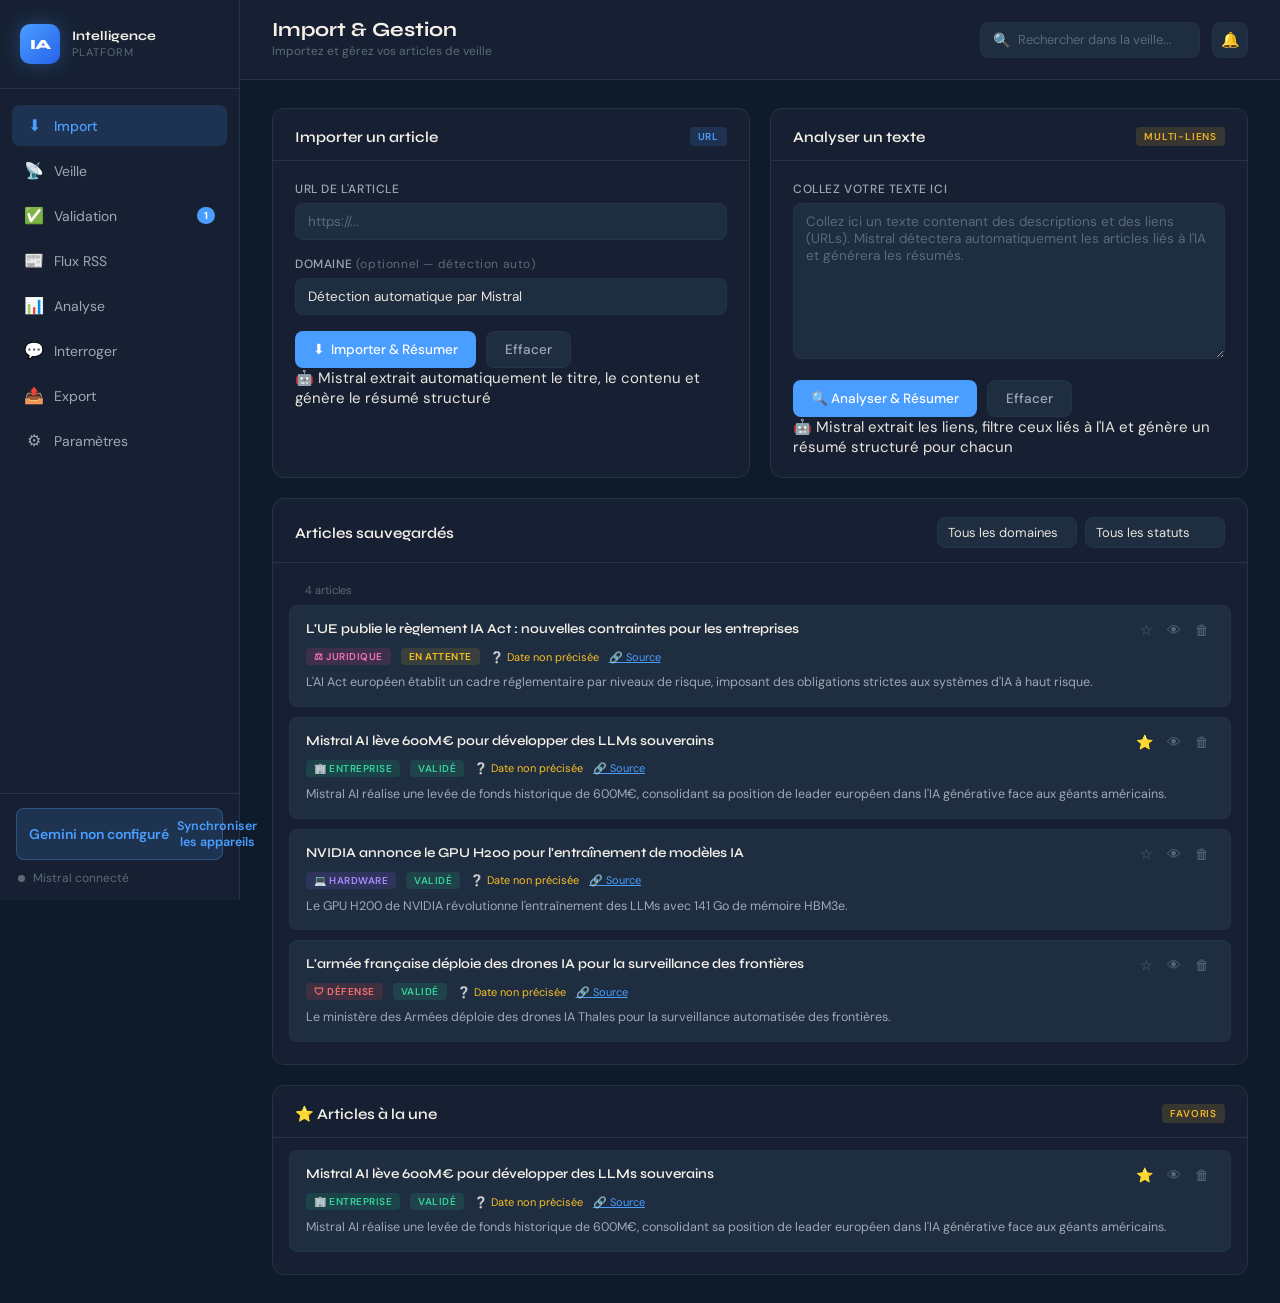
<file: index.html>
<!DOCTYPE html>
<html lang="fr">
<head>
  <meta charset="UTF-8" />
  <meta name="viewport" content="width=device-width, initial-scale=1.0"/>
  <title>IA Intelligence Platform</title>
  <link rel="stylesheet" href="style.css" />
  <style>
    .banned-word-tag {
      display:inline-flex;align-items:center;gap:2px;
      background:rgba(248,113,113,0.12);border:1px solid rgba(248,113,113,0.3);
      color:#f87171;border-radius:4px;padding:2px 8px;font-size:12px;
    }
  </style>
  <link rel="preconnect" href="https://fonts.googleapis.com">
  <link href="https://fonts.googleapis.com/css2?family=Syne:wght@400;600;700;800&family=DM+Sans:ital,wght@0,300;0,400;0,500;1,300&display=swap" rel="stylesheet">
</head>
<body>

<!-- SIDEBAR -->
<aside class="sidebar" id="sidebar">
  <div class="sidebar-logo">
    <div class="logo-mark">IA</div>
    <div class="logo-text">
      <span class="logo-title">Intelligence</span>
      <span class="logo-sub">Platform</span>
    </div>
  </div>

  <nav class="sidebar-nav">
    <button class="nav-item active" data-tab="import">
      <span class="nav-icon">⬇</span>
      <span>Import</span>
    </button>
    <button class="nav-item" data-tab="veille">
      <span class="nav-icon">📡</span>
      <span>Veille</span>
    </button>
    <button class="nav-item" data-tab="validation">
      <span class="nav-icon">✅</span>
      <span>Validation</span>
      <span class="badge" id="validation-badge">0</span>
    </button>
    <button class="nav-item" data-tab="rss">
      <span class="nav-icon">📰</span>
      <span>Flux RSS</span>
      <span class="badge rss-badge hidden" id="rss-badge">0</span>
    </button>
    <button class="nav-item" data-tab="analyse">
      <span class="nav-icon">📊</span>
      <span>Analyse</span>
    </button>
    <button class="nav-item" data-tab="chat">
      <span class="nav-icon">💬</span>
      <span>Interroger</span>
    </button>
    <button class="nav-item" data-tab="export">
      <span class="nav-icon">📤</span>
      <span>Export</span>
    </button>
    <button class="nav-item" data-tab="settings">
      <span class="nav-icon">⚙</span>
      <span>Paramètres</span>
    </button>
  </nav>

  <div class="sidebar-footer">
    <button class="sync-btn-sidebar" id="sync-sidebar-btn" onclick="syncNow(false)" title="Synchroniser avec les autres appareils">
      <span class="sync-icon">🔄</span>
      <span>Synchroniser les appareils</span>
    </button>
    <div class="sidebar-status-row">
      <div class="status-dot active"></div>
      <span>Mistral connecté</span>
    </div>
  </div>
</aside>

<!-- MAIN CONTENT -->
<main class="main-content">

  <!-- HEADER -->
  <header class="top-header">
    <div class="header-left">
      <h1 class="page-title" id="page-title">Import & Gestion</h1>
      <span class="page-subtitle" id="page-subtitle">Importez et gérez vos articles de veille</span>
    </div>
    <div class="header-right">
      <div class="search-bar">
        <span>🔍</span>
        <input type="text" placeholder="Rechercher dans la veille..." id="global-search" />
      </div>
      <button class="btn-icon" title="Notifications">🔔</button>
    </div>
  </header>

  <!-- TAB: IMPORT -->
  <section class="tab-content active" id="tab-import">
    <div class="import-grid">

      <!-- Import URL -->
      <div class="card import-card">
        <div class="card-header">
          <h2>Importer un article</h2>
          <span class="card-tag">URL</span>
        </div>
        <div class="import-form">
          <div class="form-group">
            <label>URL de l'article</label>
            <input type="url" id="article-url" placeholder="https://..." class="input-field" />
          </div>
          <div class="form-group">
            <label>Domaine <span style="color:var(--text-muted);font-weight:400;text-transform:none">(optionnel — détection auto)</span></label>
            <select id="article-domain" class="input-field">
              <option value="">Détection automatique par Mistral</option>
              <option value="Défense">🛡 Défense</option>
              <option value="Civil">🏛 Civil</option>
              <option value="Entreprise">🏢 Entreprise</option>
              <option value="Hardware">💻 Hardware</option>
              <option value="AI technologie">🤖 AI technologie</option>
              <option value="Robotique">🦾 Robotique</option>
              <option value="Juridique">⚖ Juridique</option>
            </select>
          </div>
          <div class="btn-group">
            <button class="btn-primary" onclick="importArticle()">
              <span>⬇</span> Importer & Résumer
            </button>
            <button class="btn-secondary" onclick="clearImportForm()">
              Effacer
            </button>
          </div>
          <div class="import-info">
            <span>🤖</span>
            <span>Mistral extrait automatiquement le titre, le contenu et génère le résumé structuré</span>
          </div>
        </div>
      </div>

      <!-- Analyse de texte multi-articles -->
      <div class="card import-card">
        <div class="card-header">
          <h2>Analyser un texte</h2>
          <span class="card-tag" style="background:rgba(240,180,41,0.15);color:var(--gold)">Multi-liens</span>
        </div>
        <div class="import-form">
          <div class="form-group">
            <label>Collez votre texte ici</label>
            <textarea id="paste-text-input" class="input-field textarea-field" rows="8"
              placeholder="Collez ici un texte contenant des descriptions et des liens (URLs). Mistral détectera automatiquement les articles liés à l'IA et générera les résumés."></textarea>
          </div>
          <div class="btn-group">
            <button class="btn-primary" onclick="analysepastedText()">
              🔍 Analyser & Résumer
            </button>
            <button class="btn-secondary" onclick="document.getElementById('paste-text-input').value=''">
              Effacer
            </button>
          </div>
          <div class="import-info">
            <span>🤖</span>
            <span>Mistral extrait les liens, filtre ceux liés à l'IA et génère un résumé structuré pour chacun</span>
          </div>
          <div id="paste-analysis-result" style="display:none;margin-top:14px"></div>
        </div>
      </div>

      <!-- Articles sauvegardés -->
      <div class="card full-width">
        <div class="card-header">
          <h2>Articles sauvegardés</h2>
          <div class="header-actions">
            <select id="filter-domain" class="input-field small" onchange="filterArticles()">
              <option value="">Tous les domaines</option>
              <option value="Défense">Défense</option>
              <option value="Civil">Civil</option>
              <option value="Entreprise">Entreprise</option>
              <option value="Hardware">Hardware</option>
              <option value="AI technologie">AI technologie</option>
              <option value="Robotique">Robotique</option>
              <option value="Juridique">Juridique</option>
            </select>
            <select id="filter-status" class="input-field small" onchange="filterArticles()">
              <option value="">Tous les statuts</option>
              <option value="VALIDATED">Validés</option>
              <option value="PENDING_REVIEW">En attente</option>
              <option value="NEW">Nouveaux</option>
              <option value="DUPLICATE_SUSPECTED">Doublons suspects</option>
            </select>
          </div>
        </div>
        <div id="saved-articles" class="articles-list">
          <div class="empty-state">
            <div class="empty-icon">📭</div>
            <p>Aucun article importé</p>
            <span>Importez votre premier article ci-dessus</span>
          </div>
        </div>
      </div>

      <!-- Articles à la une -->
      <div class="card full-width featured-card">
        <div class="card-header">
          <h2>⭐ Articles à la une</h2>
          <span class="card-tag gold">Favoris</span>
        </div>
        <div id="featured-articles" class="articles-list">
          <div class="empty-state">
            <div class="empty-icon">⭐</div>
            <p>Aucun favori</p>
            <span>Marquez des articles avec ⭐ pour les retrouver ici</span>
          </div>
        </div>
      </div>

    </div>
  </section>

  <!-- TAB: VALIDATION -->
  <section class="tab-content" id="tab-validation">
    <div class="validation-layout">
      <div class="card full-width">
        <div class="card-header">
          <h2>File de validation</h2>
          <div class="header-actions">
            <span class="badge-label" id="pending-count">0 en attente</span>
          </div>
        </div>
        <div id="validation-queue" class="validation-list">
          <div class="empty-state">
            <div class="empty-icon">✅</div>
            <p>Aucun article en attente de validation</p>
          </div>
        </div>
      </div>
    </div>

    <!-- Modale de doublon -->
    <div class="modal-overlay hidden" id="duplicate-modal">
      <div class="modal">
        <div class="modal-header">
          <h2>⚠ Doublon suspecté</h2>
          <button class="modal-close" onclick="closeModal('duplicate-modal')">×</button>
        </div>
        <div class="modal-body">
          <div class="duplicate-compare">
            <div class="compare-col">
              <h3>Article actuel</h3>
              <div class="article-preview" id="current-article-preview"></div>
            </div>
            <div class="compare-divider">
              <div class="similarity-score" id="similarity-score">85%</div>
              <span>similarité</span>
            </div>
            <div class="compare-col">
              <h3>Article suspect</h3>
              <div class="article-preview" id="suspect-article-preview"></div>
            </div>
          </div>
        </div>
        <div class="modal-footer">
          <button class="btn-success" onclick="validateAsNew()">✅ Valider comme nouvel article</button>
          <button class="btn-warning" onclick="mergeDuplicateArticles()">🔁 Fusionner</button>
          <button class="btn-danger" onclick="rejectArticle()">❌ Rejeter</button>
          <button class="btn-secondary" onclick="editArticle()">✏ Modifier</button>
        </div>
      </div>
    </div>
  </section>

  <!-- TAB: VEILLE -->
  <section class="tab-content" id="tab-veille">
    <div class="veille-layout">

      <!-- Barre d'actions Veille -->
      <div class="card full-width" style="padding:14px 20px">
        <div style="display:flex;align-items:center;justify-content:space-between;flex-wrap:wrap;gap:10px">
          <span style="font-size:13px;color:var(--text-secondary)">
            <strong id="veille-validated-count" style="color:var(--beige)">0</strong> articles validés
          </span>
          <div style="display:flex;gap:8px;flex-wrap:wrap">
            <button class="btn-secondary small" onclick="forceGenerateVeilleSummaries(this)">🤖 Générer résumés manquants</button>
            <button class="btn-warning small" onclick="detectAndMergeVeilleDuplicates(this)">🔍 Fusionner les doublons</button>
          </div>
        </div>
      </div>

      <!-- Articles à la une dans veille -->
      <div class="card full-width veille-featured">
        <div class="card-header">
          <h2>⭐ Articles à la une</h2>
        </div>
        <div id="veille-featured" class="articles-grid">
          <div class="empty-state">
            <div class="empty-icon">⭐</div>
            <p>Aucun article favori</p>
          </div>
        </div>
      </div>

      <!-- Domaines -->
      <div class="veille-domains" id="veille-domains"></div>
    </div>
  </section>

  <!-- TAB: ANALYSE -->
  <section class="tab-content" id="tab-analyse">
    <div class="analyse-grid">

      <div class="card">
        <div class="card-header">
          <h2>🌍 Acteurs IA par pays</h2>
        </div>
        <div id="map-container" class="map-container">
          <div class="world-map" id="world-map"></div>
          <div class="country-legend" id="country-legend"></div>
        </div>
      </div>

      <div class="card">
        <div class="card-header">
          <h2>☁ Nuage de mots</h2>
        </div>
        <div id="word-cloud" class="word-cloud-container"></div>
      </div>

      <div class="card full-width">
        <div class="card-header">
          <h2>📈 Tendances mensuelles</h2>
        </div>
        <div class="trends-container" id="trends-container">
          <canvas id="trends-chart" height="200"></canvas>
        </div>
      </div>

      <div class="card">
        <div class="card-header">
          <h2>📊 Répartition par domaine</h2>
        </div>
        <div id="domain-chart" class="donut-container">
          <canvas id="domain-canvas" width="280" height="280"></canvas>
          <div id="domain-legend" class="chart-legend"></div>
        </div>
      </div>

      <div class="card">
        <div class="card-header">
          <h2>🏆 Top acteurs</h2>
        </div>
        <div id="top-actors" class="actors-list"></div>
      </div>

    </div>
  </section>

  <!-- TAB: CHAT -->
  <section class="tab-content" id="tab-chat">
    <div class="chat-layout">
      <div class="chat-sidebar">
        <h3>Contexte</h3>
        <div class="context-stats" id="context-stats">
          <div class="stat-item">
            <span class="stat-value" id="total-articles-stat">0</span>
            <span class="stat-label">Articles</span>
          </div>
          <div class="stat-item">
            <span class="stat-value" id="total-domains-stat">0</span>
            <span class="stat-label">Domaines</span>
          </div>
        </div>
        <div class="suggested-questions">
          <h4>Questions suggérées</h4>
          <button class="suggestion-btn" onclick="askSuggestion(this)">Tendances IA ce mois-ci ?</button>
          <button class="suggestion-btn" onclick="askSuggestion(this)">Acteurs dominant la défense ?</button>
          <button class="suggestion-btn" onclick="askSuggestion(this)">Nouvelles réglementations IA ?</button>
          <button class="suggestion-btn" onclick="askSuggestion(this)">Dernières innovations robotiques ?</button>
          <button class="suggestion-btn" onclick="askSuggestion(this)">Résume la semaine en cours</button>
        </div>
      </div>
      <div class="chat-main">
        <div class="chat-messages" id="chat-messages">
          <div class="chat-welcome">
            <div class="welcome-icon">🧠</div>
            <h3>Interrogez votre veille</h3>
            <p>Posez une question sur vos articles sauvegardés.<br>Le système RAG analysera votre base de connaissance.</p>
          </div>
        </div>
        <div class="chat-input-area">
          <div class="chat-input-wrapper">
            <textarea id="chat-input" placeholder="Posez votre question sur la veille..." rows="2" onkeydown="handleChatKey(event)"></textarea>
            <button class="chat-send-btn" onclick="sendChatMessage()">
              <span>↑</span>
            </button>
          </div>
          <span class="chat-hint">Entrée pour envoyer • Shift+Entrée pour nouvelle ligne</span>
        </div>
      </div>
    </div>
  </section>

  <!-- TAB: EXPORT -->
  <section class="tab-content" id="tab-export">
    <div class="export-grid">

      <div class="card">
        <div class="card-header">
          <h2>📄 Export Confluence</h2>
          <span class="card-tag">Markdown</span>
        </div>
        <div class="export-options">
          <div class="form-group">
            <label>Semaines à inclure</label>
            <div class="checkbox-group" id="confluence-weeks-container">
              <div style="color:var(--text-muted);font-size:12px">Chargement...</div>
            </div>
          </div>
          <div class="form-group">
            <label>Domaines</label>
            <div class="checkbox-group" id="export-domains">
              <label class="checkbox-item"><input type="checkbox" value="Défense" checked> Défense</label>
              <label class="checkbox-item"><input type="checkbox" value="Civil" checked> Civil</label>
              <label class="checkbox-item"><input type="checkbox" value="Entreprise" checked> Entreprise</label>
              <label class="checkbox-item"><input type="checkbox" value="Hardware" checked> Hardware</label>
              <label class="checkbox-item"><input type="checkbox" value="AI technologie" checked> AI technologie</label>
              <label class="checkbox-item"><input type="checkbox" value="Robotique" checked> Robotique</label>
              <label class="checkbox-item"><input type="checkbox" value="Juridique" checked> Juridique</label>
            </div>
          </div>
          <button class="btn-primary full-width" onclick="exportConfluence()">
            📄 Exporter pour Confluence
          </button>
        </div>
      </div>

      <div class="card">
        <div class="card-header">
          <h2>📧 Export Mail — Sommaires Confluence</h2>
          <span class="card-tag">Outlook</span>
        </div>
        <div class="export-options">
          <p style="font-size:12px;color:var(--text-muted);margin:0 0 14px">Collez le sommaire d'une page Confluence semaine par semaine. Le mail sera généré en conservant tous les liens.</p>

          <div class="form-group">
            <label>Label de la semaine <span style="color:var(--text-muted);font-weight:400;text-transform:none">(ex: Semaine 33 — 2026)</span></label>
            <input type="text" id="mail-sommaire-week" class="input-field" placeholder="Semaine 33 — 2026" />
          </div>

          <div class="form-group">
            <label>URL de la page Confluence <span style="color:var(--text-muted);font-weight:400;text-transform:none">(lien cliquable dans le mail)</span></label>
            <input type="text" id="mail-sommaire-url" class="input-field" placeholder="https://forge-confluence-production.ns-sid.intra/display/CIA/..." />
          </div>

          <div class="form-group">
            <label>Titre de la page Confluence <span style="color:var(--text-muted);font-weight:400;text-transform:none">(remplacez MOIS et XX)</span></label>
            <input type="text" id="mail-sommaire-title" class="input-field" value="Veille IA MOIS Semaine XX – Communauté Intelligence Artificielle - Confluence" />
          </div>

          <div class="form-group">
            <label>Sommaire Confluence <span style="color:var(--text-muted);font-weight:400;text-transform:none">(copiez-collez depuis Confluence — les liens sont conservés)</span></label>
            <div id="mail-sommaire-input"
                 contenteditable="true"
                 onpaste="captureSommairePaste(event)"
                 class="input-field sommaire-paste-zone"
                 style="min-height:140px;max-height:320px;overflow-y:auto;resize:vertical;font-size:13px;line-height:1.6;white-space:pre-wrap;cursor:text"
                 data-placeholder="Collez ici le sommaire copié depuis votre page Confluence. Les hyperliens seront automatiquement conservés.&#10;&#10;Le parser reconnaît les sections :&#10;  🏆 À la une / Favoris&#10;  ⚔️ Défense | 👨‍🔬 Civil | 🏭 Entreprise&#10;  💻 Hardware | 📚 IA Techniques | 🤖 Robotique | ⚖️ Juridique"
            ></div>
          </div>

          <button class="btn-secondary full-width" onclick="addMailSommaire()" style="margin-bottom:12px">
            ➕ Ajouter ce sommaire
          </button>

          <div class="form-group">
            <label>Sommaires ajoutés</label>
            <div id="mail-sommaires-list" style="margin-top:6px">
              <div style="color:var(--text-muted);font-size:12px;padding:8px 0">Aucun sommaire ajouté</div>
            </div>
          </div>

          <div class="form-group">
            <label>Titre du mail <span style="color:var(--text-muted);font-weight:400;text-transform:none">(objet — remplacez MOIS)</span></label>
            <input type="text" id="mail-newsletter-title" class="input-field" value="Communauté IA - Veille IA MOIS" />
          </div>

          <button class="btn-primary full-width" onclick="generateMailFromSommaires()">
            📧 Générer le mail (Outlook)
          </button>
          <p style="font-size:11px;color:var(--text-muted);margin-top:6px;text-align:center">Le mail est copié automatiquement et un nouveau message Outlook s'ouvre avec l'objet déjà rempli : collez (Ctrl+V) dans le corps du message, ajoutez le(s) destinataire(s) et envoyez.</p>
        </div>
      </div>

      <!-- Prévisualisation export -->
      <div class="card full-width">
        <div class="card-header">
          <h2>Prévisualisation</h2>
          <button class="btn-secondary small" onclick="copyExport()" id="copy-btn" style="display:none">📋 Copier</button>
        </div>
        <div id="export-preview" class="export-preview">
          <div class="empty-state">
            <div class="empty-icon">📄</div>
            <p>Cliquez sur "Exporter" pour prévisualiser</p>
          </div>
        </div>
      </div>

    </div>
  </section>

  <!-- TAB: SETTINGS -->
  <section class="tab-content" id="tab-settings">
    <div class="settings-grid">

      <div class="card">
        <div class="card-header">
          <h2>✨ API Google Gemini</h2>
        </div>
        <div class="settings-form">
          <div class="form-group">
            <label>Clé API Gemini — principale (imports manuels, résumés manquants, doublons, chat)</label>
            <div class="input-with-toggle">
              <input type="password" id="gemini-key" class="input-field" placeholder="Clé pour les actions manuelles..." />
              <button class="btn-icon" onclick="toggleVisibility('gemini-key')" title="Afficher/masquer">👁</button>
            </div>
          </div>
          <div class="form-group">
            <label>Clé API Gemini — flux RSS (résumés automatiques des flux)</label>
            <div class="input-with-toggle">
              <input type="password" id="gemini-key-rss" class="input-field" placeholder="Clé dédiée aux flux RSS (optionnel)..." />
              <button class="btn-icon" onclick="toggleVisibility('gemini-key-rss')" title="Afficher/masquer">👁</button>
            </div>
            <p style="font-size:11px;color:var(--text-muted);margin-top:6px">Si laissée vide, la clé principale est utilisée aussi pour les flux RSS. Créez chaque clé dans un projet Google différent (<a href="https://aistudio.google.com/app/apikey" target="_blank" style="color:var(--accent)">Google AI Studio</a>) pour avoir deux quotas gratuits indépendants.</p>
          </div>
          <div class="form-group">
            <label>Modèle Gemini</label>
            <select id="gemini-model" class="input-field">
              <option value="gemini-3.6-flash" selected>Gemini 3.6 Flash (recommandé par Google)</option>
              <option value="gemini-3.5-flash-lite">Gemini 3.5 Flash-Lite (obsolète)</option>
              <option value="gemini-3.5-flash">Gemini 3.5 Flash (obsolète)</option>
              <option value="gemini-2.5-flash-lite">Gemini 2.5 Flash-Lite (obsolète)</option>
              <option value="gemini-2.5-flash">Gemini 2.5 Flash (obsolète)</option>
            </select>
          </div>
          <div class="btn-group">
            <button class="btn-primary" onclick="saveGeminiSettings()">💾 Sauvegarder</button>
            <button class="btn-secondary" onclick="testMistralConnection()">🔌 Tester</button>
          </div>
          <div id="mistral-status" class="connection-status"></div>
        </div>
      </div>

      <div class="card">
        <div class="card-header">
          <h2>📡 Inoreader</h2>
        </div>
        <div class="settings-form">
          <div class="form-group">
            <label>App ID</label>
            <input type="text" id="inoreader-app-id" class="input-field" placeholder="App ID..." />
          </div>
          <div class="form-group">
            <label>App Key</label>
            <input type="password" id="inoreader-app-key" class="input-field" placeholder="App Key..." />
          </div>
          <div class="form-group">
            <label>Access Token</label>
            <input type="password" id="inoreader-access-token" class="input-field" placeholder="Access Token..." />
          </div>
          <button class="btn-primary" onclick="saveInoreaderSettings()">Sauvegarder</button>
        </div>
      </div>

      <div class="card">
        <div class="card-header">
          <h2>🎯 Détection de doublons</h2>
        </div>
        <div class="settings-form">
          <div class="form-group">
            <label>Seuil de similarité : <strong id="threshold-value">82%</strong></label>
            <input type="range" id="duplicate-threshold" min="50" max="95" value="82" class="slider"
              oninput="updateThreshold(this.value)" />
            <div class="range-labels">
              <span>50% (permissif)</span>
              <span>95% (strict)</span>
            </div>
          </div>
          <div class="form-group">
            <label>Sensibilité</label>
            <div class="radio-group">
              <label class="radio-item">
                <input type="radio" name="sensitivity" value="strict"> Strict
                <span class="radio-desc">Signale tout doublon probable</span>
              </label>
              <label class="radio-item">
                <input type="radio" name="sensitivity" value="normal" checked> Normal
                <span class="radio-desc">Équilibre précision / rappel</span>
              </label>
              <label class="radio-item">
                <input type="radio" name="sensitivity" value="permissif"> Permissif
                <span class="radio-desc">Signale uniquement les doublons évidents</span>
              </label>
            </div>
          </div>
          <button class="btn-primary" onclick="saveDuplicateSettings()">Sauvegarder</button>
        </div>
      </div>

      <div class="card">
        <div class="card-header">
          <h2>📰 Filtres RSS</h2>
          <span class="card-tag">Qualité</span>
        </div>
        <div class="settings-form">
          <div class="form-group">
            <label>Année minimale des articles</label>
            <input type="number" id="rss-min-year" class="input-field" min="2020" max="2030" placeholder="2026" style="width:120px" />
            <p style="font-size:11px;color:var(--text-muted);margin-top:4px">Les articles publiés avant cette année seront ignorés lors du scan RSS.</p>
          </div>

          <div class="form-group">
            <label>Mots interdits</label>
            <p style="font-size:11px;color:var(--text-muted);margin:0 0 8px">Les articles contenant ces mots dans le titre ou la description seront automatiquement exclus.</p>
            <div id="banned-words-list" style="display:flex;flex-wrap:wrap;gap:6px;margin-bottom:10px;min-height:28px">
              <span style="color:var(--text-muted);font-size:12px">Chargement...</span>
            </div>
            <div style="display:flex;gap:8px">
              <input type="text" id="banned-word-input" class="input-field" placeholder="Ajouter un mot interdit..." style="flex:1"
                onkeydown="if(event.key==='Enter'){event.preventDefault();addBannedWord()}" />
              <button class="btn-secondary" onclick="addBannedWord()">➕ Ajouter</button>
            </div>
          </div>

          <button class="btn-primary" onclick="saveRssFilterSettings()">💾 Sauvegarder les filtres</button>
        </div>
      </div>

      <div class="card full-width">
        <div class="card-header">
          <h2>☁ Synchronisation multi-appareils — GitHub Gist</h2>
          <span class="badge-label" id="sync-status-label">Vérification...</span>
        </div>
        <div class="settings-form">

          <!-- Statut actuel -->
          <div class="sync-status-row" id="sync-info-row">
            <div class="stat-row"><span>Token</span><strong id="sync-token-status">—</strong></div>
            <div class="stat-row"><span>Gist ID</span><strong id="sb-project-name">—</strong></div>
            <div class="stat-row"><span>Articles synchronisés</span><strong id="sync-articles-count">—</strong></div>
            <div class="stat-row"><span>Dernière synchro</span><strong id="sb-last-sync">—</strong></div>
          </div>

          <!-- Formulaire de config -->
          <div class="form-group" style="margin-top:16px">
            <label>Token GitHub <span style="color:var(--text-muted);font-weight:400;text-transform:none">(scope "gist" — jamais réaffiché après sauvegarde)</span></label>
            <div class="input-with-toggle">
              <input type="password" id="gist-token-input" class="input-field" placeholder="ghp_..." autocomplete="off" />
              <button class="btn-icon" onclick="toggleVisibility('gist-token-input')" title="Afficher/masquer">👁</button>
            </div>
          </div>

          <div class="form-group">
            <label>Gist ID</label>
            <input type="text" id="gist-id-input" class="input-field" placeholder="ex: 991049ab379d0dc41a5ae7ee99bffbe9" />
            <p style="font-size:11px;color:var(--text-muted);margin-top:4px">
              L'ID est dans l'URL de votre Gist : gist.github.com/vous/<strong>ID</strong>
            </p>
          </div>

          <div class="form-group">
            <label>Nom du fichier <span style="color:var(--text-muted);font-weight:400;text-transform:none">(laisser par défaut)</span></label>
            <input type="text" id="gist-file-input" class="input-field" placeholder="ia_platform_data.json" value="ia_platform_data.json" />
          </div>

          <div class="btn-group" style="flex-wrap:wrap">
            <button class="btn-primary" onclick="saveGistConfig()">💾 Sauvegarder</button>
            <button class="btn-secondary" onclick="testGistConnection()">🔌 Tester la connexion</button>
            <button class="btn-secondary" id="sync-now-btn" onclick="syncNow(false)">🔄 Synchroniser</button>
            <button class="btn-danger small" onclick="clearGistConfig()">✕ Effacer</button>
          </div>

          <div id="gist-test-result" class="connection-status" style="margin-top:10px"></div>
          <div id="sync-result"      class="connection-status" style="margin-top:6px"></div>

          <div class="import-info" style="margin-top:14px">
            <span>💡</span>
            <div>
              <strong>Comment créer un token :</strong><br>
              1. <a href="https://github.com/settings/tokens" target="_blank" style="color:var(--accent)">github.com/settings/tokens</a> → "Generate new token (classic)"<br>
              2. Cochez uniquement <strong>gist</strong><br>
              3. Choisissez <strong>"No expiration"</strong><br>
              4. Copiez le token → collez-le ci-dessus → Sauvegarder<br>
              <span style="color:var(--warning)">⚠ Le token doit appartenir au même compte GitHub que le Gist.</span>
            </div>
          </div>
        </div>
      </div>

      <div class="card">
        <div class="card-header">
          <h2>💾 Données locales</h2>
        </div>
        <div class="settings-form">
          <div class="data-stats">
            <div class="stat-row"><span>Articles total</span><strong id="settings-total">0</strong></div>
            <div class="stat-row"><span>Favoris</span><strong id="settings-favorites">0</strong></div>
            <div class="stat-row"><span>En attente</span><strong id="settings-pending">0</strong></div>
          </div>
          <button class="btn-secondary full-width mt-1" onclick="exportData()">📦 Exporter les données (JSON)</button>
          <button class="btn-secondary full-width mt-1" onclick="importData()">📥 Importer des données</button>
          <input type="file" id="import-file" accept=".json" style="display:none" onchange="loadData(event)" />
          <button class="btn-danger full-width mt-1" onclick="clearAllData()">🗑 Vider toutes les données</button>
        </div>
      </div>

    </div>
  </section>

  <!-- TAB: RSS -->
  <section class="tab-content" id="tab-rss">
    <div class="rss-layout">

      <!-- Add feed -->
      <div class="card">
        <div class="card-header">
          <h2>Ajouter un flux RSS</h2>
          <span class="card-tag">Nouveau</span>
        </div>
        <div class="import-form">
          <div class="form-group">
            <label>URL du flux RSS</label>
            <input type="url" id="rss-url-input" placeholder="https://example.com/feed.xml" class="input-field" />
          </div>
          <div class="form-group">
            <label>Nom du flux <span style="color:var(--text-muted);font-weight:400;text-transform:none">(optionnel)</span></label>
            <input type="text" id="rss-name-input" placeholder="Ex: MIT Technology Review" class="input-field" />
          </div>
          <div class="btn-group">
            <button class="btn-primary" onclick="addRssFeed()">➕ Ajouter</button>
          </div>
          <div class="import-info">
            <span>🤖</span>
            <span>Filtrage automatique des articles traitant d'intelligence artificielle. Les articles détectés sont envoyés en validation.</span>
          </div>
        </div>
      </div>

      <!-- Auto-fetch status -->
      <div class="card">
        <div class="card-header">
          <h2>Récupération automatique</h2>
          <span class="card-tag" id="rss-auto-status-badge">Inactive</span>
        </div>
        <div class="import-form">
          <div class="rss-auto-info" id="rss-last-fetch-info">
            <div class="stat-row"><span>Dernier scan</span><strong id="rss-last-fetch-label">Jamais</strong></div>
            <div class="stat-row"><span>Articles trouvés</span><strong id="rss-found-count">0</strong></div>
            <div class="stat-row"><span>Flux actifs</span><strong id="rss-active-count">0</strong></div>
          </div>
          <div class="form-group" style="margin-top:14px">
            <label>
              <input type="checkbox" id="rss-auto-toggle" onchange="toggleRssAuto(this.checked)"> Récupération automatique 1×/jour
            </label>
          </div>
          <button class="btn-primary full-width" onclick="fetchAllFeeds(true)">
            🔄 Scanner maintenant
          </button>
        </div>
      </div>

      <!-- Feeds list -->
      <div class="card full-width">
        <div class="card-header">
          <h2>Mes flux RSS</h2>
          <span class="badge-label" id="rss-feeds-count">0 flux</span>
        </div>
        <div id="rss-feeds-list" class="rss-feeds-container">
          <div class="empty-state">
            <div class="empty-icon">📡</div>
            <p>Aucun flux RSS configuré</p>
            <span>Ajoutez vos premiers flux ci-dessus</span>
          </div>
        </div>
      </div>

      <!-- Articles détectés par RSS -->
      <div class="card full-width">
        <div class="card-header">
          <h2>📥 Articles détectés <span style="color:var(--text-muted);font-size:12px;font-weight:400">(en attente de validation)</span></h2>
          <div style="display:flex;gap:8px">
            <button class="btn-secondary small" onclick="forceGenerateSummaries()" title="Générer les résumés manquants">🤖 Générer résumés</button>
            <button class="btn-success small" onclick="validateAllRss()">✅ Tout valider</button>
          </div>
        </div>
        <div id="rss-detected-articles" class="articles-list">
          <div class="empty-state">
            <div class="empty-icon">📭</div>
            <p>Aucun article détecté</p>
            <span>Lancez un scan pour récupérer les articles</span>
          </div>
        </div>
      </div>

    </div>
  </section>

</main>

<!-- TOAST NOTIFICATIONS -->
<div id="toast-container" class="toast-container"></div>

<!-- LOADING OVERLAY -->
<div class="loading-overlay hidden" id="loading-overlay">
  <div class="loading-spinner">
    <div class="spinner-ring"></div>
    <span id="loading-text">Génération en cours...</span>
  </div>
</div>

<!-- ARTICLE DETAIL MODAL -->
<div class="modal-overlay hidden" id="article-modal">
  <div class="modal large-modal">
    <div class="modal-header">
      <h2 id="modal-article-title">Détail de l'article</h2>
      <button class="modal-close" onclick="closeModal('article-modal')">×</button>
    </div>
    <div class="modal-body" id="modal-article-body"></div>
    <div class="modal-footer">
      <button class="btn-secondary" onclick="closeModal('article-modal')">Fermer</button>
    </div>
  </div>
</div>

<script src="app.js"></script>
</body>
</html>
</file>
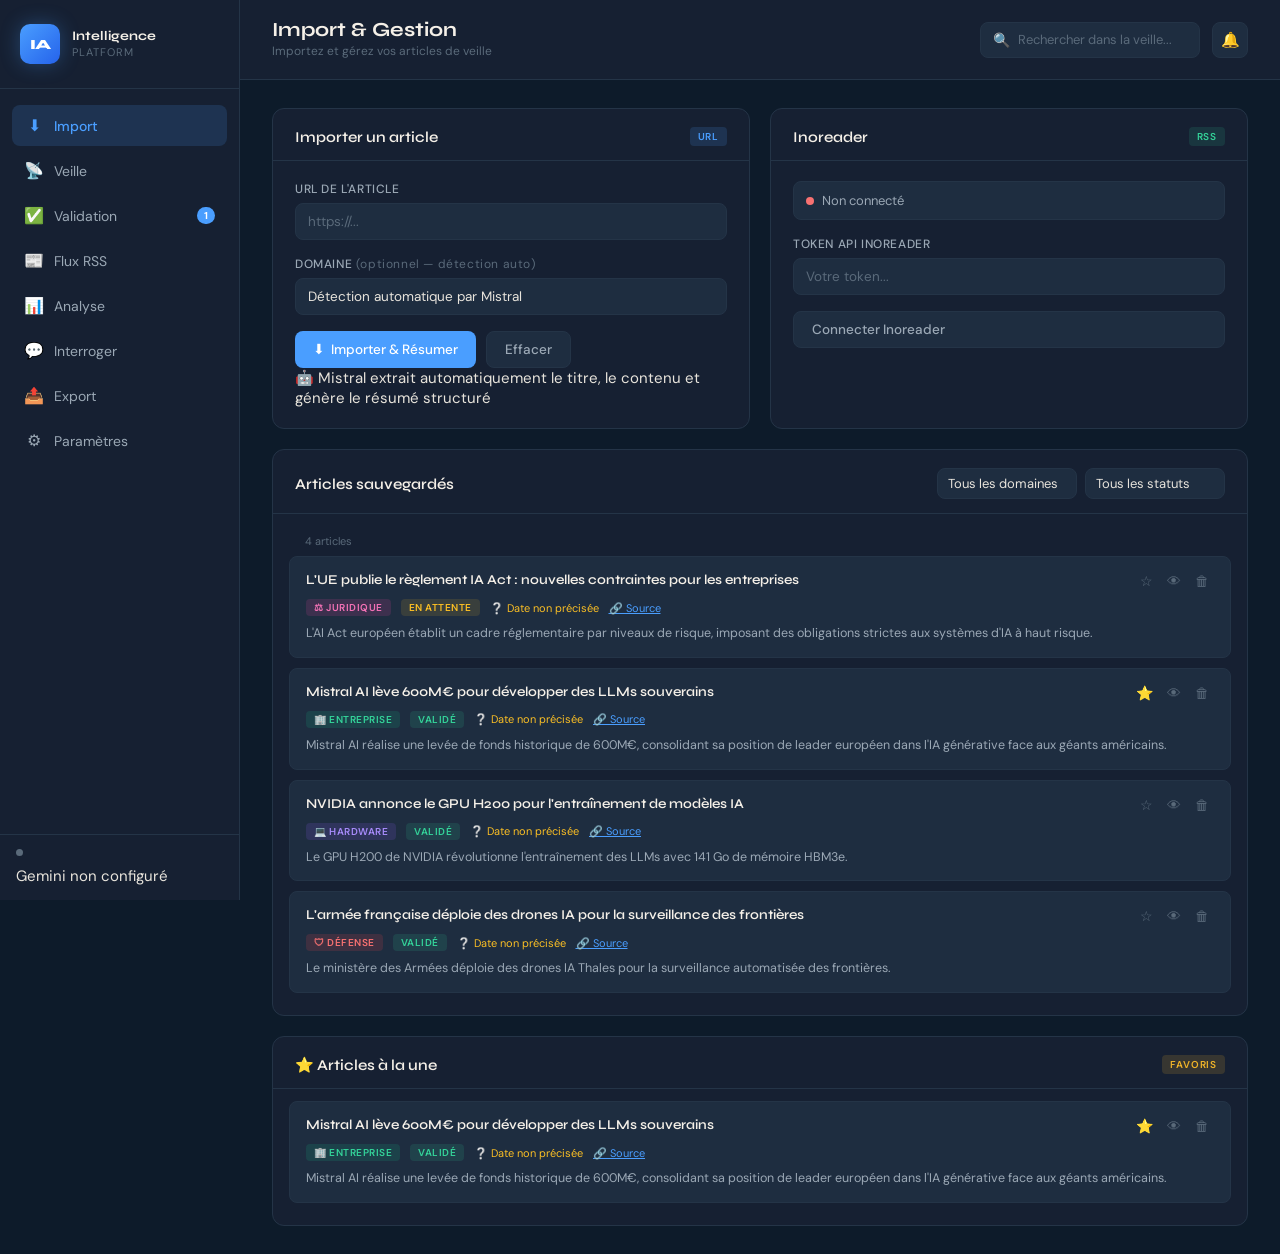
<file: index-1.html>
<!DOCTYPE html>
<html lang="fr">
<head>
  <meta charset="UTF-8" />
  <meta name="viewport" content="width=device-width, initial-scale=1.0"/>
  <title>IA Intelligence Platform</title>
  <link rel="stylesheet" href="style.css" />
  <link rel="preconnect" href="https://fonts.googleapis.com">
  <link href="https://fonts.googleapis.com/css2?family=Syne:wght@400;600;700;800&family=DM+Sans:ital,wght@0,300;0,400;0,500;1,300&display=swap" rel="stylesheet">
</head>
<body>

<!-- SIDEBAR -->
<aside class="sidebar" id="sidebar">
  <div class="sidebar-logo">
    <div class="logo-mark">IA</div>
    <div class="logo-text">
      <span class="logo-title">Intelligence</span>
      <span class="logo-sub">Platform</span>
    </div>
  </div>

  <nav class="sidebar-nav">
    <button class="nav-item active" data-tab="import">
      <span class="nav-icon">⬇</span>
      <span>Import</span>
    </button>
    <button class="nav-item" data-tab="veille">
      <span class="nav-icon">📡</span>
      <span>Veille</span>
    </button>
    <button class="nav-item" data-tab="validation">
      <span class="nav-icon">✅</span>
      <span>Validation</span>
      <span class="badge" id="validation-badge">0</span>
    </button>
    <button class="nav-item" data-tab="rss">
      <span class="nav-icon">📰</span>
      <span>Flux RSS</span>
      <span class="badge rss-badge hidden" id="rss-badge">0</span>
    </button>
    <button class="nav-item" data-tab="analyse">
      <span class="nav-icon">📊</span>
      <span>Analyse</span>
    </button>
    <button class="nav-item" data-tab="chat">
      <span class="nav-icon">💬</span>
      <span>Interroger</span>
    </button>
    <button class="nav-item" data-tab="export">
      <span class="nav-icon">📤</span>
      <span>Export</span>
    </button>
    <button class="nav-item" data-tab="settings">
      <span class="nav-icon">⚙</span>
      <span>Paramètres</span>
    </button>
  </nav>

  <div class="sidebar-footer">
    <div class="status-dot active"></div>
    <span>Mistral connecté</span>
  </div>
</aside>

<!-- MAIN CONTENT -->
<main class="main-content">

  <!-- HEADER -->
  <header class="top-header">
    <div class="header-left">
      <h1 class="page-title" id="page-title">Import & Gestion</h1>
      <span class="page-subtitle" id="page-subtitle">Importez et gérez vos articles de veille</span>
    </div>
    <div class="header-right">
      <div class="search-bar">
        <span>🔍</span>
        <input type="text" placeholder="Rechercher dans la veille..." id="global-search" />
      </div>
      <button class="btn-icon" title="Notifications">🔔</button>
    </div>
  </header>

  <!-- TAB: IMPORT -->
  <section class="tab-content active" id="tab-import">
    <div class="import-grid">

      <!-- Import URL -->
      <div class="card import-card">
        <div class="card-header">
          <h2>Importer un article</h2>
          <span class="card-tag">URL</span>
        </div>
        <div class="import-form">
          <div class="form-group">
            <label>URL de l'article</label>
            <input type="url" id="article-url" placeholder="https://..." class="input-field" />
          </div>
          <div class="form-group">
            <label>Domaine <span style="color:var(--text-muted);font-weight:400;text-transform:none">(optionnel — détection auto)</span></label>
            <select id="article-domain" class="input-field">
              <option value="">Détection automatique par Mistral</option>
              <option value="Défense">🛡 Défense</option>
              <option value="Civil">🏛 Civil</option>
              <option value="Entreprise">🏢 Entreprise</option>
              <option value="Hardware">💻 Hardware</option>
              <option value="AI technologie">🤖 AI technologie</option>
              <option value="Robotique">🦾 Robotique</option>
              <option value="Juridique">⚖ Juridique</option>
            </select>
          </div>
          <div class="btn-group">
            <button class="btn-primary" onclick="importArticle()">
              <span>⬇</span> Importer & Résumer
            </button>
            <button class="btn-secondary" onclick="clearImportForm()">
              Effacer
            </button>
          </div>
          <div class="import-info">
            <span>🤖</span>
            <span>Mistral extrait automatiquement le titre, le contenu et génère le résumé structuré</span>
          </div>
        </div>
      </div>

      <!-- Inoreader -->
      <div class="card import-card">
        <div class="card-header">
          <h2>Inoreader</h2>
          <span class="card-tag inoreader">RSS</span>
        </div>
        <div class="inoreader-section">
          <div class="inoreader-status" id="inoreader-status">
            <div class="status-indicator disconnected"></div>
            <span>Non connecté</span>
          </div>
          <div class="form-group">
            <label>Token API Inoreader</label>
            <input type="password" id="inoreader-token" placeholder="Votre token..." class="input-field" />
          </div>
          <button class="btn-secondary full-width" onclick="connectInoreader()">Connecter Inoreader</button>
          <div id="inoreader-feeds" class="feeds-list hidden">
            <h3>Articles disponibles</h3>
            <div id="feeds-container"></div>
            <button class="btn-primary full-width mt-1" onclick="generateAllSummaries()">
              🔄 Générer les résumés
            </button>
          </div>
        </div>
      </div>

      <!-- Articles sauvegardés -->
      <div class="card full-width">
        <div class="card-header">
          <h2>Articles sauvegardés</h2>
          <div class="header-actions">
            <select id="filter-domain" class="input-field small" onchange="filterArticles()">
              <option value="">Tous les domaines</option>
              <option value="Défense">Défense</option>
              <option value="Civil">Civil</option>
              <option value="Entreprise">Entreprise</option>
              <option value="Hardware">Hardware</option>
              <option value="AI technologie">AI technologie</option>
              <option value="Robotique">Robotique</option>
              <option value="Juridique">Juridique</option>
            </select>
            <select id="filter-status" class="input-field small" onchange="filterArticles()">
              <option value="">Tous les statuts</option>
              <option value="VALIDATED">Validés</option>
              <option value="PENDING_REVIEW">En attente</option>
              <option value="NEW">Nouveaux</option>
            </select>
          </div>
        </div>
        <div id="saved-articles" class="articles-list">
          <div class="empty-state">
            <div class="empty-icon">📭</div>
            <p>Aucun article importé</p>
            <span>Importez votre premier article ci-dessus</span>
          </div>
        </div>
      </div>

      <!-- Articles à la une -->
      <div class="card full-width featured-card">
        <div class="card-header">
          <h2>⭐ Articles à la une</h2>
          <span class="card-tag gold">Favoris</span>
        </div>
        <div id="featured-articles" class="articles-list">
          <div class="empty-state">
            <div class="empty-icon">⭐</div>
            <p>Aucun favori</p>
            <span>Marquez des articles avec ⭐ pour les retrouver ici</span>
          </div>
        </div>
      </div>

    </div>
  </section>

  <!-- TAB: VALIDATION -->
  <section class="tab-content" id="tab-validation">
    <div class="validation-layout">
      <div class="card full-width">
        <div class="card-header">
          <h2>File de validation</h2>
          <div class="header-actions">
            <span class="badge-label" id="pending-count">0 en attente</span>
          </div>
        </div>
        <div id="validation-queue" class="validation-list">
          <div class="empty-state">
            <div class="empty-icon">✅</div>
            <p>Aucun article en attente de validation</p>
          </div>
        </div>
      </div>
    </div>

    <!-- Modale de doublon -->
    <div class="modal-overlay hidden" id="duplicate-modal">
      <div class="modal">
        <div class="modal-header">
          <h2>⚠ Doublon suspecté</h2>
          <button class="modal-close" onclick="closeModal('duplicate-modal')">×</button>
        </div>
        <div class="modal-body">
          <div class="duplicate-compare">
            <div class="compare-col">
              <h3>Article actuel</h3>
              <div class="article-preview" id="current-article-preview"></div>
            </div>
            <div class="compare-divider">
              <div class="similarity-score" id="similarity-score">85%</div>
              <span>similarité</span>
            </div>
            <div class="compare-col">
              <h3>Article suspect</h3>
              <div class="article-preview" id="suspect-article-preview"></div>
            </div>
          </div>
        </div>
        <div class="modal-footer">
          <button class="btn-success" onclick="validateAsNew()">✅ Valider comme nouvel article</button>
          <button class="btn-warning" onclick="mergeArticles()">🔁 Fusionner</button>
          <button class="btn-danger" onclick="rejectArticle()">❌ Rejeter</button>
          <button class="btn-secondary" onclick="editArticle()">✏ Modifier</button>
        </div>
      </div>
    </div>
  </section>

  <!-- TAB: VEILLE -->
  <section class="tab-content" id="tab-veille">
    <div class="veille-layout">

      <!-- Tableau Concurrence IA (Défense) -->
      <div class="card full-width" id="defense-table-section" style="display:none">
        <div class="card-header">
          <h2>🪖 Concurrence IA — Domaine Défense</h2>
          <button class="btn-secondary small" onclick="addDefenseRow()">+ Ajouter ligne</button>
        </div>
        <div class="table-wrapper">
          <table class="defense-table" id="defense-table">
            <thead>
              <tr>
                <th>Statut</th>
                <th>Fabricant</th>
                <th>Produit</th>
                <th>Rôle de l'IA</th>
                <th>Source</th>
                <th>Actions</th>
              </tr>
            </thead>
            <tbody id="defense-tbody"></tbody>
          </table>
        </div>
      </div>

      <!-- Articles à la une dans veille -->
      <div class="card full-width veille-featured">
        <div class="card-header">
          <h2>⭐ Articles à la une</h2>
        </div>
        <div id="veille-featured" class="articles-grid">
          <div class="empty-state">
            <div class="empty-icon">⭐</div>
            <p>Aucun article favori</p>
          </div>
        </div>
      </div>

      <!-- Domaines -->
      <div class="veille-domains" id="veille-domains"></div>
    </div>
  </section>

  <!-- TAB: ANALYSE -->
  <section class="tab-content" id="tab-analyse">
    <div class="analyse-grid">

      <div class="card">
        <div class="card-header">
          <h2>🌍 Acteurs IA par pays</h2>
        </div>
        <div id="map-container" class="map-container">
          <div class="world-map" id="world-map"></div>
          <div class="country-legend" id="country-legend"></div>
        </div>
      </div>

      <div class="card">
        <div class="card-header">
          <h2>☁ Nuage de mots</h2>
        </div>
        <div id="word-cloud" class="word-cloud-container"></div>
      </div>

      <div class="card full-width">
        <div class="card-header">
          <h2>📈 Tendances mensuelles</h2>
        </div>
        <div class="trends-container" id="trends-container">
          <canvas id="trends-chart" height="200"></canvas>
        </div>
      </div>

      <div class="card">
        <div class="card-header">
          <h2>📊 Répartition par domaine</h2>
        </div>
        <div id="domain-chart" class="donut-container">
          <canvas id="domain-canvas" width="280" height="280"></canvas>
          <div id="domain-legend" class="chart-legend"></div>
        </div>
      </div>

      <div class="card">
        <div class="card-header">
          <h2>🏆 Top acteurs</h2>
        </div>
        <div id="top-actors" class="actors-list"></div>
      </div>

    </div>
  </section>

  <!-- TAB: CHAT -->
  <section class="tab-content" id="tab-chat">
    <div class="chat-layout">
      <div class="chat-sidebar">
        <h3>Contexte</h3>
        <div class="context-stats" id="context-stats">
          <div class="stat-item">
            <span class="stat-value" id="total-articles-stat">0</span>
            <span class="stat-label">Articles</span>
          </div>
          <div class="stat-item">
            <span class="stat-value" id="total-domains-stat">0</span>
            <span class="stat-label">Domaines</span>
          </div>
        </div>
        <div class="suggested-questions">
          <h4>Questions suggérées</h4>
          <button class="suggestion-btn" onclick="askSuggestion(this)">Tendances IA ce mois-ci ?</button>
          <button class="suggestion-btn" onclick="askSuggestion(this)">Acteurs dominant la défense ?</button>
          <button class="suggestion-btn" onclick="askSuggestion(this)">Nouvelles réglementations IA ?</button>
          <button class="suggestion-btn" onclick="askSuggestion(this)">Dernières innovations robotiques ?</button>
          <button class="suggestion-btn" onclick="askSuggestion(this)">Résume la semaine en cours</button>
        </div>
      </div>
      <div class="chat-main">
        <div class="chat-messages" id="chat-messages">
          <div class="chat-welcome">
            <div class="welcome-icon">🧠</div>
            <h3>Interrogez votre veille</h3>
            <p>Posez une question sur vos articles sauvegardés.<br>Le système RAG analysera votre base de connaissance.</p>
          </div>
        </div>
        <div class="chat-input-area">
          <div class="chat-input-wrapper">
            <textarea id="chat-input" placeholder="Posez votre question sur la veille..." rows="2" onkeydown="handleChatKey(event)"></textarea>
            <button class="chat-send-btn" onclick="sendChatMessage()">
              <span>↑</span>
            </button>
          </div>
          <span class="chat-hint">Entrée pour envoyer • Shift+Entrée pour nouvelle ligne</span>
        </div>
      </div>
    </div>
  </section>

  <!-- TAB: EXPORT -->
  <section class="tab-content" id="tab-export">
    <div class="export-grid">

      <div class="card">
        <div class="card-header">
          <h2>📄 Export Confluence</h2>
          <span class="card-tag">Markdown</span>
        </div>
        <div class="export-options">
          <div class="form-group">
            <label>Période</label>
            <select id="export-period" class="input-field">
              <option value="week">Semaine courante</option>
              <option value="month">Mois courant</option>
              <option value="all">Tout</option>
            </select>
          </div>
          <div class="form-group">
            <label>Domaines</label>
            <div class="checkbox-group" id="export-domains">
              <label class="checkbox-item"><input type="checkbox" value="Défense" checked> Défense</label>
              <label class="checkbox-item"><input type="checkbox" value="Civil" checked> Civil</label>
              <label class="checkbox-item"><input type="checkbox" value="Entreprise" checked> Entreprise</label>
              <label class="checkbox-item"><input type="checkbox" value="Hardware" checked> Hardware</label>
              <label class="checkbox-item"><input type="checkbox" value="AI technologie" checked> AI technologie</label>
              <label class="checkbox-item"><input type="checkbox" value="Robotique" checked> Robotique</label>
              <label class="checkbox-item"><input type="checkbox" value="Juridique" checked> Juridique</label>
            </div>
          </div>
          <button class="btn-primary full-width" onclick="exportConfluence()">
            📄 Exporter pour Confluence
          </button>
        </div>
      </div>

      <div class="card">
        <div class="card-header">
          <h2>📰 Export Newsletter</h2>
          <span class="card-tag">Email</span>
        </div>
        <div class="export-options">
          <div class="form-group">
            <label>Semaines à inclure</label>
            <div class="checkbox-group" id="newsletter-weeks-container">
              <div style="color:var(--text-muted);font-size:12px">Chargement...</div>
            </div>
          </div>
          <div class="form-group">
            <label>Titre newsletter <span style="color:var(--text-muted);font-weight:400;text-transform:none">(optionnel)</span></label>
            <input type="text" id="newsletter-title" class="input-field" placeholder="Veille IA — Semaine X" />
          </div>
          <div class="form-group">
            <label>Fusion des articles similaires</label>
            <label class="checkbox-item">
              <input type="checkbox" id="newsletter-merge" checked>
              Regrouper les articles traitant du même sujet
            </label>
          </div>
          <button class="btn-primary full-width" onclick="exportNewsletter()">
            📰 Générer la newsletter
          </button>
        </div>
      </div>

      <!-- Prévisualisation export -->
      <div class="card full-width">
        <div class="card-header">
          <h2>Prévisualisation</h2>
          <button class="btn-secondary small" onclick="copyExport()" id="copy-btn" style="display:none">📋 Copier</button>
        </div>
        <div id="export-preview" class="export-preview">
          <div class="empty-state">
            <div class="empty-icon">📄</div>
            <p>Cliquez sur "Exporter" pour prévisualiser</p>
          </div>
        </div>
      </div>

    </div>
  </section>

  <!-- TAB: SETTINGS -->
  <section class="tab-content" id="tab-settings">
    <div class="settings-grid">

      <div class="card">
        <div class="card-header">
          <h2>🤖 API Mistral</h2>
        </div>
        <div class="settings-form">
          <div class="form-group">
            <label>Clé API Mistral</label>
            <div class="input-with-toggle">
              <input type="password" id="mistral-key" class="input-field" placeholder="Votre clé API Mistral..." />
              <button class="btn-icon" onclick="toggleVisibility('mistral-key')" title="Afficher/masquer">👁</button>
            </div>
            <p style="font-size:11px;color:var(--text-muted);margin-top:6px">Obtenez votre clé sur <a href="https://console.mistral.ai" target="_blank" style="color:var(--accent)">console.mistral.ai</a></p>
          </div>
          <div class="btn-group">
            <button class="btn-primary" onclick="saveMistralSettings()">💾 Sauvegarder</button>
            <button class="btn-secondary" onclick="testMistralConnection()">🔌 Tester</button>
          </div>
          <div id="mistral-status" class="connection-status"></div>
        </div>
      </div>

      <div class="card">
        <div class="card-header">
          <h2>📡 Inoreader</h2>
        </div>
        <div class="settings-form">
          <div class="form-group">
            <label>App ID</label>
            <input type="text" id="inoreader-app-id" class="input-field" placeholder="App ID..." />
          </div>
          <div class="form-group">
            <label>App Key</label>
            <input type="password" id="inoreader-app-key" class="input-field" placeholder="App Key..." />
          </div>
          <div class="form-group">
            <label>Access Token</label>
            <input type="password" id="inoreader-access-token" class="input-field" placeholder="Access Token..." />
          </div>
          <button class="btn-primary" onclick="saveInoreaderSettings()">Sauvegarder</button>
        </div>
      </div>

      <div class="card">
        <div class="card-header">
          <h2>🎯 Détection de doublons</h2>
        </div>
        <div class="settings-form">
          <div class="form-group">
            <label>Seuil de similarité : <strong id="threshold-value">82%</strong></label>
            <input type="range" id="duplicate-threshold" min="50" max="95" value="82" class="slider"
              oninput="updateThreshold(this.value)" />
            <div class="range-labels">
              <span>50% (permissif)</span>
              <span>95% (strict)</span>
            </div>
          </div>
          <div class="form-group">
            <label>Sensibilité</label>
            <div class="radio-group">
              <label class="radio-item">
                <input type="radio" name="sensitivity" value="strict"> Strict
                <span class="radio-desc">Signale tout doublon probable</span>
              </label>
              <label class="radio-item">
                <input type="radio" name="sensitivity" value="normal" checked> Normal
                <span class="radio-desc">Équilibre précision / rappel</span>
              </label>
              <label class="radio-item">
                <input type="radio" name="sensitivity" value="permissif"> Permissif
                <span class="radio-desc">Signale uniquement les doublons évidents</span>
              </label>
            </div>
          </div>
          <button class="btn-primary" onclick="saveDuplicateSettings()">Sauvegarder</button>
        </div>
      </div>

      <div class="card full-width">
        <div class="card-header">
          <h2>☁ Synchronisation multi-appareils</h2>
          <span class="badge-label" id="sync-status-label">En cours...</span>
        </div>
        <div class="settings-form">
          <div class="sync-status-row" id="sync-info-row">
            <div class="stat-row"><span>Projet Supabase</span><strong id="sb-project-name">hxfolotdvcefmbvqceom</strong></div>
            <div class="stat-row"><span>Utilisateur</span><strong id="sb-user-display">hxfolotdvcefmbvqceom</strong></div>
            <div class="stat-row"><span>Dernière synchro</span><strong id="sb-last-sync">—</strong></div>
          </div>
          <div class="import-info" style="margin-top:12px">
            <span>☁</span>
            <span>La synchronisation est automatique à chaque ouverture et après chaque modification. Vos données sont identiques sur tous vos appareils.</span>
          </div>
          <div class="btn-group" style="margin-top:14px">
            <button class="btn-primary" id="sync-now-btn" onclick="syncNow(false)">🔄 Synchroniser maintenant</button>
          </div>
          <div id="sync-result" class="connection-status"></div>
        </div>
      </div>

      <div class="card">
        <div class="card-header">
          <h2>💾 Données locales</h2>
        </div>
        <div class="settings-form">
          <div class="data-stats">
            <div class="stat-row"><span>Articles total</span><strong id="settings-total">0</strong></div>
            <div class="stat-row"><span>Favoris</span><strong id="settings-favorites">0</strong></div>
            <div class="stat-row"><span>En attente</span><strong id="settings-pending">0</strong></div>
          </div>
          <button class="btn-secondary full-width mt-1" onclick="exportData()">📦 Exporter les données (JSON)</button>
          <button class="btn-secondary full-width mt-1" onclick="importData()">📥 Importer des données</button>
          <input type="file" id="import-file" accept=".json" style="display:none" onchange="loadData(event)" />
          <button class="btn-danger full-width mt-1" onclick="clearAllData()">🗑 Vider toutes les données</button>
        </div>
      </div>

    </div>
  </section>

  <!-- TAB: RSS -->
  <section class="tab-content" id="tab-rss">
    <div class="rss-layout">

      <!-- Add feed -->
      <div class="card">
        <div class="card-header">
          <h2>Ajouter un flux RSS</h2>
          <span class="card-tag">Nouveau</span>
        </div>
        <div class="import-form">
          <div class="form-group">
            <label>URL du flux RSS</label>
            <input type="url" id="rss-url-input" placeholder="https://example.com/feed.xml" class="input-field" />
          </div>
          <div class="form-group">
            <label>Nom du flux <span style="color:var(--text-muted);font-weight:400;text-transform:none">(optionnel)</span></label>
            <input type="text" id="rss-name-input" placeholder="Ex: MIT Technology Review" class="input-field" />
          </div>
          <div class="btn-group">
            <button class="btn-primary" onclick="addRssFeed()">➕ Ajouter</button>
          </div>
          <div class="import-info">
            <span>🤖</span>
            <span>Filtrage automatique des articles traitant d'intelligence artificielle. Les articles détectés sont envoyés en validation.</span>
          </div>
        </div>
      </div>

      <!-- Auto-fetch status -->
      <div class="card">
        <div class="card-header">
          <h2>Récupération automatique</h2>
          <span class="card-tag" id="rss-auto-status-badge">Inactive</span>
        </div>
        <div class="import-form">
          <div class="rss-auto-info" id="rss-last-fetch-info">
            <div class="stat-row"><span>Dernier scan</span><strong id="rss-last-fetch-label">Jamais</strong></div>
            <div class="stat-row"><span>Articles trouvés</span><strong id="rss-found-count">0</strong></div>
            <div class="stat-row"><span>Flux actifs</span><strong id="rss-active-count">0</strong></div>
          </div>
          <div class="form-group" style="margin-top:14px">
            <label>
              <input type="checkbox" id="rss-auto-toggle" onchange="toggleRssAuto(this.checked)"> Récupération automatique 1×/jour
            </label>
          </div>
          <button class="btn-primary full-width" onclick="fetchAllFeeds(true)">
            🔄 Scanner maintenant
          </button>
        </div>
      </div>

      <!-- Feeds list -->
      <div class="card full-width">
        <div class="card-header">
          <h2>Mes flux RSS</h2>
          <span class="badge-label" id="rss-feeds-count">0 flux</span>
        </div>
        <div id="rss-feeds-list" class="rss-feeds-container">
          <div class="empty-state">
            <div class="empty-icon">📡</div>
            <p>Aucun flux RSS configuré</p>
            <span>Ajoutez vos premiers flux ci-dessus</span>
          </div>
        </div>
      </div>

      <!-- Articles détectés par RSS -->
      <div class="card full-width">
        <div class="card-header">
          <h2>📥 Articles détectés <span style="color:var(--text-muted);font-size:12px;font-weight:400">(en attente de validation)</span></h2>
          <div style="display:flex;gap:8px">
            <button class="btn-secondary small" onclick="forceGenerateSummaries()" title="Générer les résumés manquants">🤖 Générer résumés</button>
            <button class="btn-success small" onclick="validateAllRss()">✅ Tout valider</button>
          </div>
        </div>
        <div id="rss-detected-articles" class="articles-list">
          <div class="empty-state">
            <div class="empty-icon">📭</div>
            <p>Aucun article détecté</p>
            <span>Lancez un scan pour récupérer les articles</span>
          </div>
        </div>
      </div>

    </div>
  </section>

</main>

<!-- TOAST NOTIFICATIONS -->
<div id="toast-container" class="toast-container"></div>

<!-- LOADING OVERLAY -->
<div class="loading-overlay hidden" id="loading-overlay">
  <div class="loading-spinner">
    <div class="spinner-ring"></div>
    <span id="loading-text">Génération en cours...</span>
  </div>
</div>

<!-- ARTICLE DETAIL MODAL -->
<div class="modal-overlay hidden" id="article-modal">
  <div class="modal large-modal">
    <div class="modal-header">
      <h2 id="modal-article-title">Détail de l'article</h2>
      <button class="modal-close" onclick="closeModal('article-modal')">×</button>
    </div>
    <div class="modal-body" id="modal-article-body"></div>
    <div class="modal-footer">
      <button class="btn-secondary" onclick="closeModal('article-modal')">Fermer</button>
    </div>
  </div>
</div>

<script src="app.js"></script>
</body>
</html>
</file>
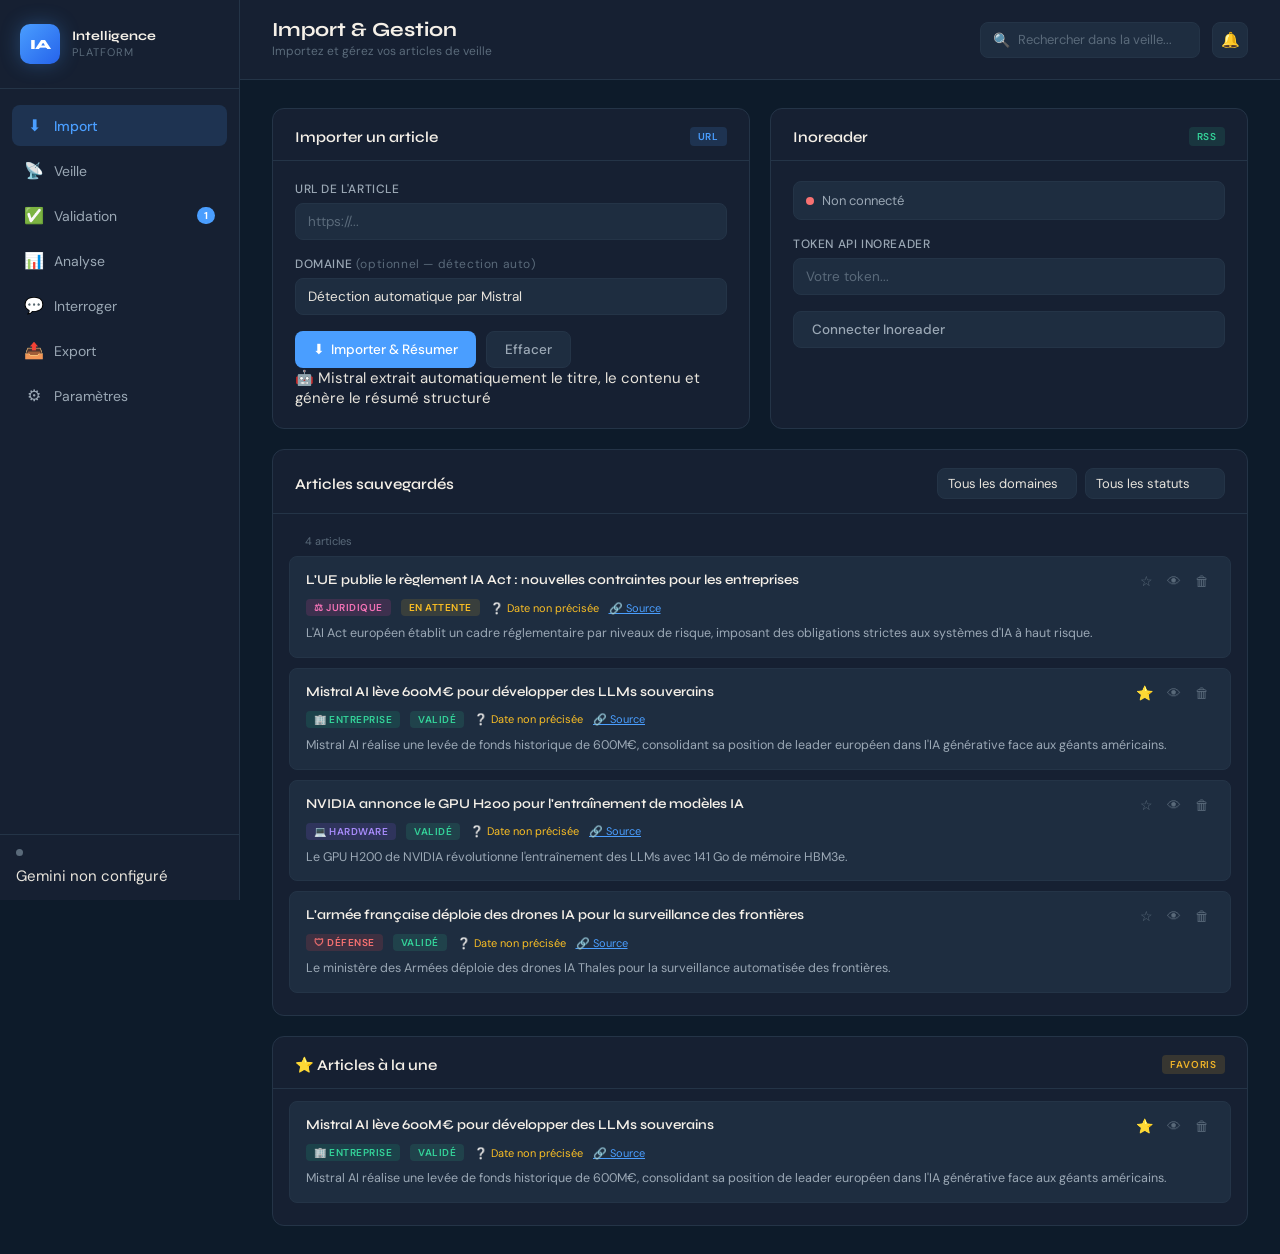
<file: index-4.html>
<!DOCTYPE html>
<html lang="fr">
<head>
  <meta charset="UTF-8" />
  <meta name="viewport" content="width=device-width, initial-scale=1.0"/>
  <title>IA Intelligence Platform</title>
  <link rel="stylesheet" href="style.css" />
  <link rel="preconnect" href="https://fonts.googleapis.com">
  <link href="https://fonts.googleapis.com/css2?family=Syne:wght@400;600;700;800&family=DM+Sans:ital,wght@0,300;0,400;0,500;1,300&display=swap" rel="stylesheet">
</head>
<body>

<!-- SIDEBAR -->
<aside class="sidebar" id="sidebar">
  <div class="sidebar-logo">
    <div class="logo-mark">IA</div>
    <div class="logo-text">
      <span class="logo-title">Intelligence</span>
      <span class="logo-sub">Platform</span>
    </div>
  </div>

  <nav class="sidebar-nav">
    <button class="nav-item active" data-tab="import">
      <span class="nav-icon">⬇</span>
      <span>Import</span>
    </button>
    <button class="nav-item" data-tab="veille">
      <span class="nav-icon">📡</span>
      <span>Veille</span>
    </button>
    <button class="nav-item" data-tab="validation">
      <span class="nav-icon">✅</span>
      <span>Validation</span>
      <span class="badge" id="validation-badge">0</span>
    </button>
    <button class="nav-item" data-tab="analyse">
      <span class="nav-icon">📊</span>
      <span>Analyse</span>
    </button>
    <button class="nav-item" data-tab="chat">
      <span class="nav-icon">💬</span>
      <span>Interroger</span>
    </button>
    <button class="nav-item" data-tab="export">
      <span class="nav-icon">📤</span>
      <span>Export</span>
    </button>
    <button class="nav-item" data-tab="settings">
      <span class="nav-icon">⚙</span>
      <span>Paramètres</span>
    </button>
  </nav>

  <div class="sidebar-footer">
    <div class="status-dot active"></div>
    <span>Mistral connecté</span>
  </div>
</aside>

<!-- MAIN CONTENT -->
<main class="main-content">

  <!-- HEADER -->
  <header class="top-header">
    <div class="header-left">
      <h1 class="page-title" id="page-title">Import & Gestion</h1>
      <span class="page-subtitle" id="page-subtitle">Importez et gérez vos articles de veille</span>
    </div>
    <div class="header-right">
      <div class="search-bar">
        <span>🔍</span>
        <input type="text" placeholder="Rechercher dans la veille..." id="global-search" />
      </div>
      <button class="btn-icon" title="Notifications">🔔</button>
    </div>
  </header>

  <!-- TAB: IMPORT -->
  <section class="tab-content active" id="tab-import">
    <div class="import-grid">

      <!-- Import URL -->
      <div class="card import-card">
        <div class="card-header">
          <h2>Importer un article</h2>
          <span class="card-tag">URL</span>
        </div>
        <div class="import-form">
          <div class="form-group">
            <label>URL de l'article</label>
            <input type="url" id="article-url" placeholder="https://..." class="input-field" />
          </div>
          <div class="form-group">
            <label>Domaine <span style="color:var(--text-muted);font-weight:400;text-transform:none">(optionnel — détection auto)</span></label>
            <select id="article-domain" class="input-field">
              <option value="">Détection automatique par Mistral</option>
              <option value="Défense">🛡 Défense</option>
              <option value="Civil">🏛 Civil</option>
              <option value="Entreprise">🏢 Entreprise</option>
              <option value="Hardware">💻 Hardware</option>
              <option value="AI technologie">🤖 AI technologie</option>
              <option value="Robotique">🦾 Robotique</option>
              <option value="Juridique">⚖ Juridique</option>
            </select>
          </div>
          <div class="btn-group">
            <button class="btn-primary" onclick="importArticle()">
              <span>⬇</span> Importer & Résumer
            </button>
            <button class="btn-secondary" onclick="clearImportForm()">
              Effacer
            </button>
          </div>
          <div class="import-info">
            <span>🤖</span>
            <span>Mistral extrait automatiquement le titre, le contenu et génère le résumé structuré</span>
          </div>
        </div>
      </div>

      <!-- Inoreader -->
      <div class="card import-card">
        <div class="card-header">
          <h2>Inoreader</h2>
          <span class="card-tag inoreader">RSS</span>
        </div>
        <div class="inoreader-section">
          <div class="inoreader-status" id="inoreader-status">
            <div class="status-indicator disconnected"></div>
            <span>Non connecté</span>
          </div>
          <div class="form-group">
            <label>Token API Inoreader</label>
            <input type="password" id="inoreader-token" placeholder="Votre token..." class="input-field" />
          </div>
          <button class="btn-secondary full-width" onclick="connectInoreader()">Connecter Inoreader</button>
          <div id="inoreader-feeds" class="feeds-list hidden">
            <h3>Articles disponibles</h3>
            <div id="feeds-container"></div>
            <button class="btn-primary full-width mt-1" onclick="generateAllSummaries()">
              🔄 Générer les résumés
            </button>
          </div>
        </div>
      </div>

      <!-- Articles sauvegardés -->
      <div class="card full-width">
        <div class="card-header">
          <h2>Articles sauvegardés</h2>
          <div class="header-actions">
            <select id="filter-domain" class="input-field small" onchange="filterArticles()">
              <option value="">Tous les domaines</option>
              <option value="Défense">Défense</option>
              <option value="Civil">Civil</option>
              <option value="Entreprise">Entreprise</option>
              <option value="Hardware">Hardware</option>
              <option value="AI technologie">AI technologie</option>
              <option value="Robotique">Robotique</option>
              <option value="Juridique">Juridique</option>
            </select>
            <select id="filter-status" class="input-field small" onchange="filterArticles()">
              <option value="">Tous les statuts</option>
              <option value="VALIDATED">Validés</option>
              <option value="PENDING_REVIEW">En attente</option>
              <option value="NEW">Nouveaux</option>
            </select>
          </div>
        </div>
        <div id="saved-articles" class="articles-list">
          <div class="empty-state">
            <div class="empty-icon">📭</div>
            <p>Aucun article importé</p>
            <span>Importez votre premier article ci-dessus</span>
          </div>
        </div>
      </div>

      <!-- Articles à la une -->
      <div class="card full-width featured-card">
        <div class="card-header">
          <h2>⭐ Articles à la une</h2>
          <span class="card-tag gold">Favoris</span>
        </div>
        <div id="featured-articles" class="articles-list">
          <div class="empty-state">
            <div class="empty-icon">⭐</div>
            <p>Aucun favori</p>
            <span>Marquez des articles avec ⭐ pour les retrouver ici</span>
          </div>
        </div>
      </div>

    </div>
  </section>

  <!-- TAB: VALIDATION -->
  <section class="tab-content" id="tab-validation">
    <div class="validation-layout">
      <div class="card full-width">
        <div class="card-header">
          <h2>File de validation</h2>
          <div class="header-actions">
            <span class="badge-label" id="pending-count">0 en attente</span>
          </div>
        </div>
        <div id="validation-queue" class="validation-list">
          <div class="empty-state">
            <div class="empty-icon">✅</div>
            <p>Aucun article en attente de validation</p>
          </div>
        </div>
      </div>
    </div>

    <!-- Modale de doublon -->
    <div class="modal-overlay hidden" id="duplicate-modal">
      <div class="modal">
        <div class="modal-header">
          <h2>⚠ Doublon suspecté</h2>
          <button class="modal-close" onclick="closeModal('duplicate-modal')">×</button>
        </div>
        <div class="modal-body">
          <div class="duplicate-compare">
            <div class="compare-col">
              <h3>Article actuel</h3>
              <div class="article-preview" id="current-article-preview"></div>
            </div>
            <div class="compare-divider">
              <div class="similarity-score" id="similarity-score">85%</div>
              <span>similarité</span>
            </div>
            <div class="compare-col">
              <h3>Article suspect</h3>
              <div class="article-preview" id="suspect-article-preview"></div>
            </div>
          </div>
        </div>
        <div class="modal-footer">
          <button class="btn-success" onclick="validateAsNew()">✅ Valider comme nouvel article</button>
          <button class="btn-warning" onclick="mergeArticles()">🔁 Fusionner</button>
          <button class="btn-danger" onclick="rejectArticle()">❌ Rejeter</button>
          <button class="btn-secondary" onclick="editArticle()">✏ Modifier</button>
        </div>
      </div>
    </div>
  </section>

  <!-- TAB: VEILLE -->
  <section class="tab-content" id="tab-veille">
    <div class="veille-layout">

      <!-- Tableau Concurrence IA (Défense) -->
      <div class="card full-width" id="defense-table-section" style="display:none">
        <div class="card-header">
          <h2>🪖 Concurrence IA — Domaine Défense</h2>
          <button class="btn-secondary small" onclick="addDefenseRow()">+ Ajouter ligne</button>
        </div>
        <div class="table-wrapper">
          <table class="defense-table" id="defense-table">
            <thead>
              <tr>
                <th>Statut</th>
                <th>Fabricant</th>
                <th>Produit</th>
                <th>Rôle de l'IA</th>
                <th>Source</th>
                <th>Actions</th>
              </tr>
            </thead>
            <tbody id="defense-tbody"></tbody>
          </table>
        </div>
      </div>

      <!-- Articles à la une dans veille -->
      <div class="card full-width veille-featured">
        <div class="card-header">
          <h2>⭐ Articles à la une</h2>
        </div>
        <div id="veille-featured" class="articles-grid">
          <div class="empty-state">
            <div class="empty-icon">⭐</div>
            <p>Aucun article favori</p>
          </div>
        </div>
      </div>

      <!-- Domaines -->
      <div class="veille-domains" id="veille-domains"></div>
    </div>
  </section>

  <!-- TAB: ANALYSE -->
  <section class="tab-content" id="tab-analyse">
    <div class="analyse-grid">

      <div class="card">
        <div class="card-header">
          <h2>🌍 Acteurs IA par pays</h2>
        </div>
        <div id="map-container" class="map-container">
          <div class="world-map" id="world-map"></div>
          <div class="country-legend" id="country-legend"></div>
        </div>
      </div>

      <div class="card">
        <div class="card-header">
          <h2>☁ Nuage de mots</h2>
        </div>
        <div id="word-cloud" class="word-cloud-container"></div>
      </div>

      <div class="card full-width">
        <div class="card-header">
          <h2>📈 Tendances mensuelles</h2>
        </div>
        <div class="trends-container" id="trends-container">
          <canvas id="trends-chart" height="200"></canvas>
        </div>
      </div>

      <div class="card">
        <div class="card-header">
          <h2>📊 Répartition par domaine</h2>
        </div>
        <div id="domain-chart" class="donut-container">
          <canvas id="domain-canvas" width="280" height="280"></canvas>
          <div id="domain-legend" class="chart-legend"></div>
        </div>
      </div>

      <div class="card">
        <div class="card-header">
          <h2>🏆 Top acteurs</h2>
        </div>
        <div id="top-actors" class="actors-list"></div>
      </div>

    </div>
  </section>

  <!-- TAB: CHAT -->
  <section class="tab-content" id="tab-chat">
    <div class="chat-layout">
      <div class="chat-sidebar">
        <h3>Contexte</h3>
        <div class="context-stats" id="context-stats">
          <div class="stat-item">
            <span class="stat-value" id="total-articles-stat">0</span>
            <span class="stat-label">Articles</span>
          </div>
          <div class="stat-item">
            <span class="stat-value" id="total-domains-stat">0</span>
            <span class="stat-label">Domaines</span>
          </div>
        </div>
        <div class="suggested-questions">
          <h4>Questions suggérées</h4>
          <button class="suggestion-btn" onclick="askSuggestion(this)">Tendances IA ce mois-ci ?</button>
          <button class="suggestion-btn" onclick="askSuggestion(this)">Acteurs dominant la défense ?</button>
          <button class="suggestion-btn" onclick="askSuggestion(this)">Nouvelles réglementations IA ?</button>
          <button class="suggestion-btn" onclick="askSuggestion(this)">Dernières innovations robotiques ?</button>
          <button class="suggestion-btn" onclick="askSuggestion(this)">Résume la semaine en cours</button>
        </div>
      </div>
      <div class="chat-main">
        <div class="chat-messages" id="chat-messages">
          <div class="chat-welcome">
            <div class="welcome-icon">🧠</div>
            <h3>Interrogez votre veille</h3>
            <p>Posez une question sur vos articles sauvegardés.<br>Le système RAG analysera votre base de connaissance.</p>
          </div>
        </div>
        <div class="chat-input-area">
          <div class="chat-input-wrapper">
            <textarea id="chat-input" placeholder="Posez votre question sur la veille..." rows="2" onkeydown="handleChatKey(event)"></textarea>
            <button class="chat-send-btn" onclick="sendChatMessage()">
              <span>↑</span>
            </button>
          </div>
          <span class="chat-hint">Entrée pour envoyer • Shift+Entrée pour nouvelle ligne</span>
        </div>
      </div>
    </div>
  </section>

  <!-- TAB: EXPORT -->
  <section class="tab-content" id="tab-export">
    <div class="export-grid">

      <div class="card">
        <div class="card-header">
          <h2>📄 Export Confluence</h2>
          <span class="card-tag">Markdown</span>
        </div>
        <div class="export-options">
          <div class="form-group">
            <label>Période</label>
            <select id="export-period" class="input-field">
              <option value="week">Semaine courante</option>
              <option value="month">Mois courant</option>
              <option value="all">Tout</option>
            </select>
          </div>
          <div class="form-group">
            <label>Domaines</label>
            <div class="checkbox-group" id="export-domains">
              <label class="checkbox-item"><input type="checkbox" value="Défense" checked> Défense</label>
              <label class="checkbox-item"><input type="checkbox" value="Civil" checked> Civil</label>
              <label class="checkbox-item"><input type="checkbox" value="Entreprise" checked> Entreprise</label>
              <label class="checkbox-item"><input type="checkbox" value="Hardware" checked> Hardware</label>
              <label class="checkbox-item"><input type="checkbox" value="AI technologie" checked> AI technologie</label>
              <label class="checkbox-item"><input type="checkbox" value="Robotique" checked> Robotique</label>
              <label class="checkbox-item"><input type="checkbox" value="Juridique" checked> Juridique</label>
            </div>
          </div>
          <button class="btn-primary full-width" onclick="exportConfluence()">
            📄 Exporter pour Confluence
          </button>
        </div>
      </div>

      <div class="card">
        <div class="card-header">
          <h2>📰 Export Newsletter</h2>
          <span class="card-tag">Email</span>
        </div>
        <div class="export-options">
          <div class="form-group">
            <label>Numéro de semaine</label>
            <input type="number" id="newsletter-week" class="input-field" value="1" min="1" max="52" />
          </div>
          <div class="form-group">
            <label>Titre newsletter</label>
            <input type="text" id="newsletter-title" class="input-field" placeholder="Veille IA — Semaine X" />
          </div>
          <button class="btn-primary full-width" onclick="exportNewsletter()">
            📰 Générer la newsletter
          </button>
        </div>
      </div>

      <!-- Prévisualisation export -->
      <div class="card full-width">
        <div class="card-header">
          <h2>Prévisualisation</h2>
          <button class="btn-secondary small" onclick="copyExport()" id="copy-btn" style="display:none">📋 Copier</button>
        </div>
        <div id="export-preview" class="export-preview">
          <div class="empty-state">
            <div class="empty-icon">📄</div>
            <p>Cliquez sur "Exporter" pour prévisualiser</p>
          </div>
        </div>
      </div>

    </div>
  </section>

  <!-- TAB: SETTINGS -->
  <section class="tab-content" id="tab-settings">
    <div class="settings-grid">

      <div class="card">
        <div class="card-header">
          <h2>🤖 API Mistral</h2>
        </div>
        <div class="settings-form">
          <div class="form-group">
            <label>Clé API Mistral</label>
            <div class="input-with-toggle">
              <input type="password" id="mistral-key" class="input-field" placeholder="Votre clé API Mistral..." />
              <button class="btn-icon" onclick="toggleVisibility('mistral-key')" title="Afficher/masquer">👁</button>
            </div>
            <p style="font-size:11px;color:var(--text-muted);margin-top:6px">Obtenez votre clé sur <a href="https://console.mistral.ai" target="_blank" style="color:var(--accent)">console.mistral.ai</a></p>
          </div>
          <div class="btn-group">
            <button class="btn-primary" onclick="saveMistralSettings()">💾 Sauvegarder</button>
            <button class="btn-secondary" onclick="testMistralConnection()">🔌 Tester</button>
          </div>
          <div id="mistral-status" class="connection-status"></div>
        </div>
      </div>

      <div class="card">
        <div class="card-header">
          <h2>📡 Inoreader</h2>
        </div>
        <div class="settings-form">
          <div class="form-group">
            <label>App ID</label>
            <input type="text" id="inoreader-app-id" class="input-field" placeholder="App ID..." />
          </div>
          <div class="form-group">
            <label>App Key</label>
            <input type="password" id="inoreader-app-key" class="input-field" placeholder="App Key..." />
          </div>
          <div class="form-group">
            <label>Access Token</label>
            <input type="password" id="inoreader-access-token" class="input-field" placeholder="Access Token..." />
          </div>
          <button class="btn-primary" onclick="saveInoreaderSettings()">Sauvegarder</button>
        </div>
      </div>

      <div class="card">
        <div class="card-header">
          <h2>🎯 Détection de doublons</h2>
        </div>
        <div class="settings-form">
          <div class="form-group">
            <label>Seuil de similarité : <strong id="threshold-value">75%</strong></label>
            <input type="range" id="duplicate-threshold" min="50" max="95" value="75" class="slider"
              oninput="updateThreshold(this.value)" />
            <div class="range-labels">
              <span>50% (permissif)</span>
              <span>95% (strict)</span>
            </div>
          </div>
          <div class="form-group">
            <label>Sensibilité</label>
            <div class="radio-group">
              <label class="radio-item">
                <input type="radio" name="sensitivity" value="strict"> Strict
                <span class="radio-desc">Signale tout doublon probable</span>
              </label>
              <label class="radio-item">
                <input type="radio" name="sensitivity" value="normal" checked> Normal
                <span class="radio-desc">Équilibre précision / rappel</span>
              </label>
              <label class="radio-item">
                <input type="radio" name="sensitivity" value="permissif"> Permissif
                <span class="radio-desc">Signale uniquement les doublons évidents</span>
              </label>
            </div>
          </div>
          <button class="btn-primary" onclick="saveDuplicateSettings()">Sauvegarder</button>
        </div>
      </div>

      <div class="card">
        <div class="card-header">
          <h2>💾 Données</h2>
        </div>
        <div class="settings-form">
          <div class="data-stats">
            <div class="stat-row">
              <span>Articles total</span>
              <strong id="settings-total">0</strong>
            </div>
            <div class="stat-row">
              <span>Favoris</span>
              <strong id="settings-favorites">0</strong>
            </div>
            <div class="stat-row">
              <span>En attente</span>
              <strong id="settings-pending">0</strong>
            </div>
          </div>
          <button class="btn-secondary full-width mt-1" onclick="exportData()">📦 Exporter les données (JSON)</button>
          <button class="btn-secondary full-width mt-1" onclick="importData()">📥 Importer des données</button>
          <input type="file" id="import-file" accept=".json" style="display:none" onchange="loadData(event)" />
          <button class="btn-danger full-width mt-1" onclick="clearAllData()">🗑 Vider toutes les données</button>
        </div>
      </div>

    </div>
  </section>

</main>

<!-- TOAST NOTIFICATIONS -->
<div id="toast-container" class="toast-container"></div>

<!-- LOADING OVERLAY -->
<div class="loading-overlay hidden" id="loading-overlay">
  <div class="loading-spinner">
    <div class="spinner-ring"></div>
    <span id="loading-text">Génération en cours...</span>
  </div>
</div>

<!-- ARTICLE DETAIL MODAL -->
<div class="modal-overlay hidden" id="article-modal">
  <div class="modal large-modal">
    <div class="modal-header">
      <h2 id="modal-article-title">Détail de l'article</h2>
      <button class="modal-close" onclick="closeModal('article-modal')">×</button>
    </div>
    <div class="modal-body" id="modal-article-body"></div>
    <div class="modal-footer">
      <button class="btn-secondary" onclick="closeModal('article-modal')">Fermer</button>
    </div>
  </div>
</div>

<script src="app.js"></script>
</body>
</html>
</file>
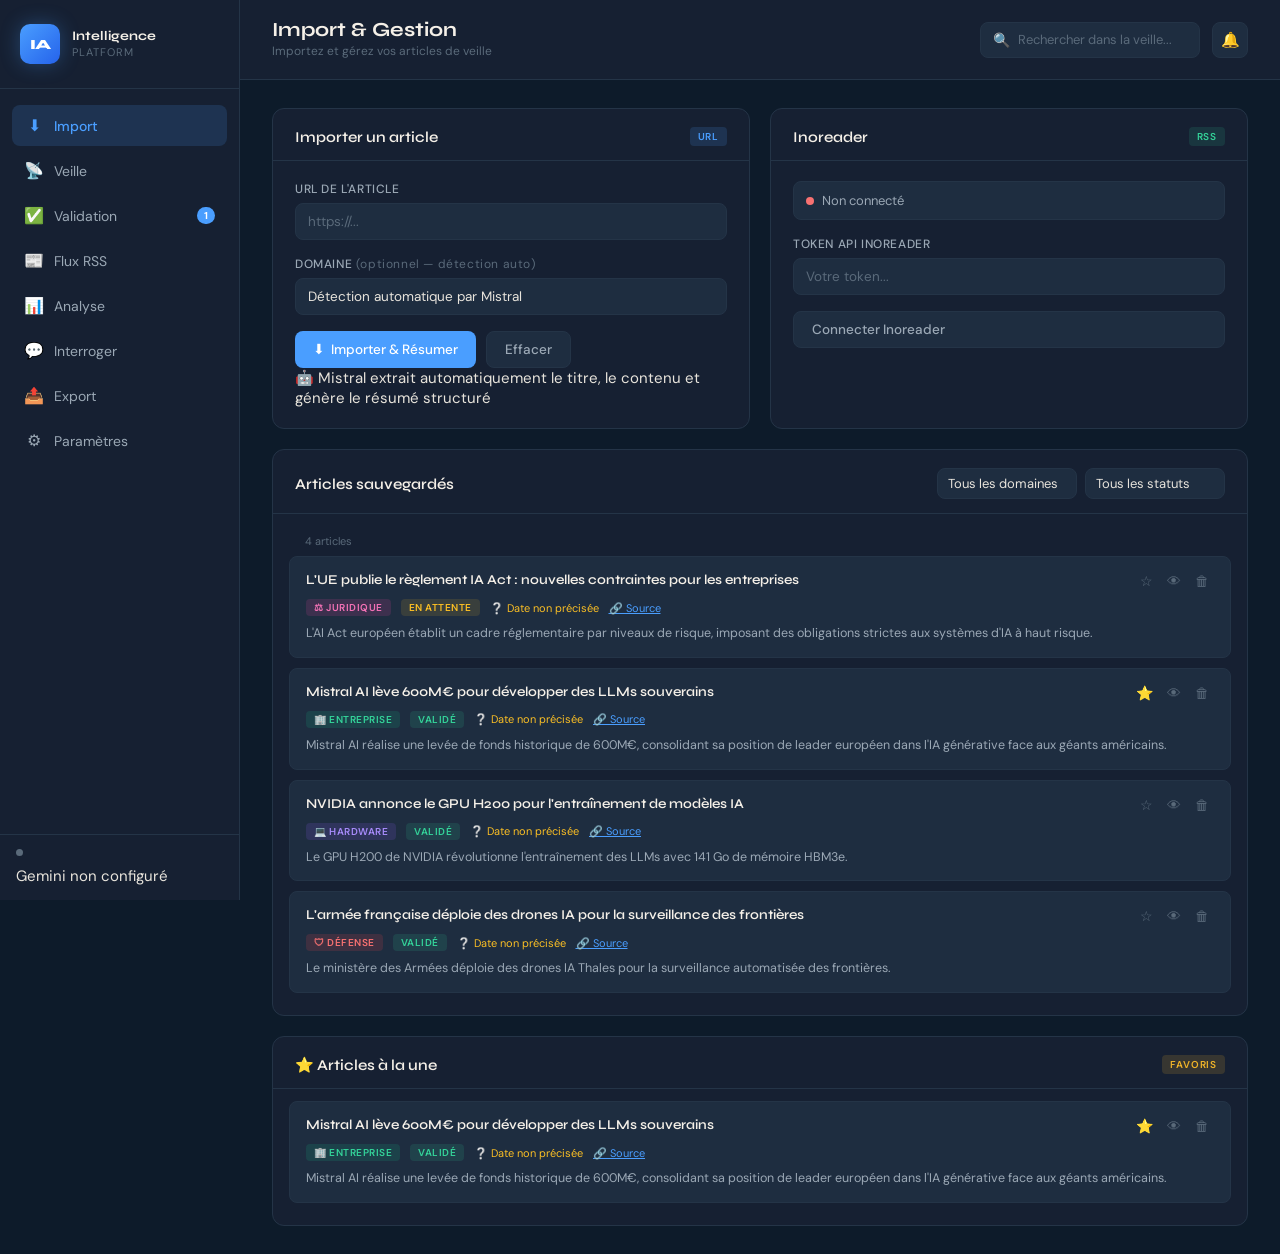
<file: index-5.html>
<!DOCTYPE html>
<html lang="fr">
<head>
  <meta charset="UTF-8" />
  <meta name="viewport" content="width=device-width, initial-scale=1.0"/>
  <title>IA Intelligence Platform</title>
  <link rel="stylesheet" href="style.css" />
  <link rel="preconnect" href="https://fonts.googleapis.com">
  <link href="https://fonts.googleapis.com/css2?family=Syne:wght@400;600;700;800&family=DM+Sans:ital,wght@0,300;0,400;0,500;1,300&display=swap" rel="stylesheet">
</head>
<body>

<!-- SIDEBAR -->
<aside class="sidebar" id="sidebar">
  <div class="sidebar-logo">
    <div class="logo-mark">IA</div>
    <div class="logo-text">
      <span class="logo-title">Intelligence</span>
      <span class="logo-sub">Platform</span>
    </div>
  </div>

  <nav class="sidebar-nav">
    <button class="nav-item active" data-tab="import">
      <span class="nav-icon">⬇</span>
      <span>Import</span>
    </button>
    <button class="nav-item" data-tab="veille">
      <span class="nav-icon">📡</span>
      <span>Veille</span>
    </button>
    <button class="nav-item" data-tab="validation">
      <span class="nav-icon">✅</span>
      <span>Validation</span>
      <span class="badge" id="validation-badge">0</span>
    </button>
    <button class="nav-item" data-tab="rss">
      <span class="nav-icon">📰</span>
      <span>Flux RSS</span>
      <span class="badge rss-badge hidden" id="rss-badge">0</span>
    </button>
    <button class="nav-item" data-tab="analyse">
      <span class="nav-icon">📊</span>
      <span>Analyse</span>
    </button>
    <button class="nav-item" data-tab="chat">
      <span class="nav-icon">💬</span>
      <span>Interroger</span>
    </button>
    <button class="nav-item" data-tab="export">
      <span class="nav-icon">📤</span>
      <span>Export</span>
    </button>
    <button class="nav-item" data-tab="settings">
      <span class="nav-icon">⚙</span>
      <span>Paramètres</span>
    </button>
  </nav>

  <div class="sidebar-footer">
    <div class="status-dot active"></div>
    <span>Mistral connecté</span>
  </div>
</aside>

<!-- MAIN CONTENT -->
<main class="main-content">

  <!-- HEADER -->
  <header class="top-header">
    <div class="header-left">
      <h1 class="page-title" id="page-title">Import & Gestion</h1>
      <span class="page-subtitle" id="page-subtitle">Importez et gérez vos articles de veille</span>
    </div>
    <div class="header-right">
      <div class="search-bar">
        <span>🔍</span>
        <input type="text" placeholder="Rechercher dans la veille..." id="global-search" />
      </div>
      <button class="btn-icon" title="Notifications">🔔</button>
    </div>
  </header>

  <!-- TAB: IMPORT -->
  <section class="tab-content active" id="tab-import">
    <div class="import-grid">

      <!-- Import URL -->
      <div class="card import-card">
        <div class="card-header">
          <h2>Importer un article</h2>
          <span class="card-tag">URL</span>
        </div>
        <div class="import-form">
          <div class="form-group">
            <label>URL de l'article</label>
            <input type="url" id="article-url" placeholder="https://..." class="input-field" />
          </div>
          <div class="form-group">
            <label>Domaine <span style="color:var(--text-muted);font-weight:400;text-transform:none">(optionnel — détection auto)</span></label>
            <select id="article-domain" class="input-field">
              <option value="">Détection automatique par Mistral</option>
              <option value="Défense">🛡 Défense</option>
              <option value="Civil">🏛 Civil</option>
              <option value="Entreprise">🏢 Entreprise</option>
              <option value="Hardware">💻 Hardware</option>
              <option value="AI technologie">🤖 AI technologie</option>
              <option value="Robotique">🦾 Robotique</option>
              <option value="Juridique">⚖ Juridique</option>
            </select>
          </div>
          <div class="btn-group">
            <button class="btn-primary" onclick="importArticle()">
              <span>⬇</span> Importer & Résumer
            </button>
            <button class="btn-secondary" onclick="clearImportForm()">
              Effacer
            </button>
          </div>
          <div class="import-info">
            <span>🤖</span>
            <span>Mistral extrait automatiquement le titre, le contenu et génère le résumé structuré</span>
          </div>
        </div>
      </div>

      <!-- Inoreader -->
      <div class="card import-card">
        <div class="card-header">
          <h2>Inoreader</h2>
          <span class="card-tag inoreader">RSS</span>
        </div>
        <div class="inoreader-section">
          <div class="inoreader-status" id="inoreader-status">
            <div class="status-indicator disconnected"></div>
            <span>Non connecté</span>
          </div>
          <div class="form-group">
            <label>Token API Inoreader</label>
            <input type="password" id="inoreader-token" placeholder="Votre token..." class="input-field" />
          </div>
          <button class="btn-secondary full-width" onclick="connectInoreader()">Connecter Inoreader</button>
          <div id="inoreader-feeds" class="feeds-list hidden">
            <h3>Articles disponibles</h3>
            <div id="feeds-container"></div>
            <button class="btn-primary full-width mt-1" onclick="generateAllSummaries()">
              🔄 Générer les résumés
            </button>
          </div>
        </div>
      </div>

      <!-- Articles sauvegardés -->
      <div class="card full-width">
        <div class="card-header">
          <h2>Articles sauvegardés</h2>
          <div class="header-actions">
            <select id="filter-domain" class="input-field small" onchange="filterArticles()">
              <option value="">Tous les domaines</option>
              <option value="Défense">Défense</option>
              <option value="Civil">Civil</option>
              <option value="Entreprise">Entreprise</option>
              <option value="Hardware">Hardware</option>
              <option value="AI technologie">AI technologie</option>
              <option value="Robotique">Robotique</option>
              <option value="Juridique">Juridique</option>
            </select>
            <select id="filter-status" class="input-field small" onchange="filterArticles()">
              <option value="">Tous les statuts</option>
              <option value="VALIDATED">Validés</option>
              <option value="PENDING_REVIEW">En attente</option>
              <option value="NEW">Nouveaux</option>
            </select>
          </div>
        </div>
        <div id="saved-articles" class="articles-list">
          <div class="empty-state">
            <div class="empty-icon">📭</div>
            <p>Aucun article importé</p>
            <span>Importez votre premier article ci-dessus</span>
          </div>
        </div>
      </div>

      <!-- Articles à la une -->
      <div class="card full-width featured-card">
        <div class="card-header">
          <h2>⭐ Articles à la une</h2>
          <span class="card-tag gold">Favoris</span>
        </div>
        <div id="featured-articles" class="articles-list">
          <div class="empty-state">
            <div class="empty-icon">⭐</div>
            <p>Aucun favori</p>
            <span>Marquez des articles avec ⭐ pour les retrouver ici</span>
          </div>
        </div>
      </div>

    </div>
  </section>

  <!-- TAB: VALIDATION -->
  <section class="tab-content" id="tab-validation">
    <div class="validation-layout">
      <div class="card full-width">
        <div class="card-header">
          <h2>File de validation</h2>
          <div class="header-actions">
            <span class="badge-label" id="pending-count">0 en attente</span>
          </div>
        </div>
        <div id="validation-queue" class="validation-list">
          <div class="empty-state">
            <div class="empty-icon">✅</div>
            <p>Aucun article en attente de validation</p>
          </div>
        </div>
      </div>
    </div>

    <!-- Modale de doublon -->
    <div class="modal-overlay hidden" id="duplicate-modal">
      <div class="modal">
        <div class="modal-header">
          <h2>⚠ Doublon suspecté</h2>
          <button class="modal-close" onclick="closeModal('duplicate-modal')">×</button>
        </div>
        <div class="modal-body">
          <div class="duplicate-compare">
            <div class="compare-col">
              <h3>Article actuel</h3>
              <div class="article-preview" id="current-article-preview"></div>
            </div>
            <div class="compare-divider">
              <div class="similarity-score" id="similarity-score">85%</div>
              <span>similarité</span>
            </div>
            <div class="compare-col">
              <h3>Article suspect</h3>
              <div class="article-preview" id="suspect-article-preview"></div>
            </div>
          </div>
        </div>
        <div class="modal-footer">
          <button class="btn-success" onclick="validateAsNew()">✅ Valider comme nouvel article</button>
          <button class="btn-warning" onclick="mergeArticles()">🔁 Fusionner</button>
          <button class="btn-danger" onclick="rejectArticle()">❌ Rejeter</button>
          <button class="btn-secondary" onclick="editArticle()">✏ Modifier</button>
        </div>
      </div>
    </div>
  </section>

  <!-- TAB: VEILLE -->
  <section class="tab-content" id="tab-veille">
    <div class="veille-layout">

      <!-- Tableau Concurrence IA (Défense) -->
      <div class="card full-width" id="defense-table-section" style="display:none">
        <div class="card-header">
          <h2>🪖 Concurrence IA — Domaine Défense</h2>
          <button class="btn-secondary small" onclick="addDefenseRow()">+ Ajouter ligne</button>
        </div>
        <div class="table-wrapper">
          <table class="defense-table" id="defense-table">
            <thead>
              <tr>
                <th>Statut</th>
                <th>Fabricant</th>
                <th>Produit</th>
                <th>Rôle de l'IA</th>
                <th>Source</th>
                <th>Actions</th>
              </tr>
            </thead>
            <tbody id="defense-tbody"></tbody>
          </table>
        </div>
      </div>

      <!-- Articles à la une dans veille -->
      <div class="card full-width veille-featured">
        <div class="card-header">
          <h2>⭐ Articles à la une</h2>
        </div>
        <div id="veille-featured" class="articles-grid">
          <div class="empty-state">
            <div class="empty-icon">⭐</div>
            <p>Aucun article favori</p>
          </div>
        </div>
      </div>

      <!-- Domaines -->
      <div class="veille-domains" id="veille-domains"></div>
    </div>
  </section>

  <!-- TAB: ANALYSE -->
  <section class="tab-content" id="tab-analyse">
    <div class="analyse-grid">

      <div class="card">
        <div class="card-header">
          <h2>🌍 Acteurs IA par pays</h2>
        </div>
        <div id="map-container" class="map-container">
          <div class="world-map" id="world-map"></div>
          <div class="country-legend" id="country-legend"></div>
        </div>
      </div>

      <div class="card">
        <div class="card-header">
          <h2>☁ Nuage de mots</h2>
        </div>
        <div id="word-cloud" class="word-cloud-container"></div>
      </div>

      <div class="card full-width">
        <div class="card-header">
          <h2>📈 Tendances mensuelles</h2>
        </div>
        <div class="trends-container" id="trends-container">
          <canvas id="trends-chart" height="200"></canvas>
        </div>
      </div>

      <div class="card">
        <div class="card-header">
          <h2>📊 Répartition par domaine</h2>
        </div>
        <div id="domain-chart" class="donut-container">
          <canvas id="domain-canvas" width="280" height="280"></canvas>
          <div id="domain-legend" class="chart-legend"></div>
        </div>
      </div>

      <div class="card">
        <div class="card-header">
          <h2>🏆 Top acteurs</h2>
        </div>
        <div id="top-actors" class="actors-list"></div>
      </div>

    </div>
  </section>

  <!-- TAB: CHAT -->
  <section class="tab-content" id="tab-chat">
    <div class="chat-layout">
      <div class="chat-sidebar">
        <h3>Contexte</h3>
        <div class="context-stats" id="context-stats">
          <div class="stat-item">
            <span class="stat-value" id="total-articles-stat">0</span>
            <span class="stat-label">Articles</span>
          </div>
          <div class="stat-item">
            <span class="stat-value" id="total-domains-stat">0</span>
            <span class="stat-label">Domaines</span>
          </div>
        </div>
        <div class="suggested-questions">
          <h4>Questions suggérées</h4>
          <button class="suggestion-btn" onclick="askSuggestion(this)">Tendances IA ce mois-ci ?</button>
          <button class="suggestion-btn" onclick="askSuggestion(this)">Acteurs dominant la défense ?</button>
          <button class="suggestion-btn" onclick="askSuggestion(this)">Nouvelles réglementations IA ?</button>
          <button class="suggestion-btn" onclick="askSuggestion(this)">Dernières innovations robotiques ?</button>
          <button class="suggestion-btn" onclick="askSuggestion(this)">Résume la semaine en cours</button>
        </div>
      </div>
      <div class="chat-main">
        <div class="chat-messages" id="chat-messages">
          <div class="chat-welcome">
            <div class="welcome-icon">🧠</div>
            <h3>Interrogez votre veille</h3>
            <p>Posez une question sur vos articles sauvegardés.<br>Le système RAG analysera votre base de connaissance.</p>
          </div>
        </div>
        <div class="chat-input-area">
          <div class="chat-input-wrapper">
            <textarea id="chat-input" placeholder="Posez votre question sur la veille..." rows="2" onkeydown="handleChatKey(event)"></textarea>
            <button class="chat-send-btn" onclick="sendChatMessage()">
              <span>↑</span>
            </button>
          </div>
          <span class="chat-hint">Entrée pour envoyer • Shift+Entrée pour nouvelle ligne</span>
        </div>
      </div>
    </div>
  </section>

  <!-- TAB: EXPORT -->
  <section class="tab-content" id="tab-export">
    <div class="export-grid">

      <div class="card">
        <div class="card-header">
          <h2>📄 Export Confluence</h2>
          <span class="card-tag">Markdown</span>
        </div>
        <div class="export-options">
          <div class="form-group">
            <label>Période</label>
            <select id="export-period" class="input-field">
              <option value="week">Semaine courante</option>
              <option value="month">Mois courant</option>
              <option value="all">Tout</option>
            </select>
          </div>
          <div class="form-group">
            <label>Domaines</label>
            <div class="checkbox-group" id="export-domains">
              <label class="checkbox-item"><input type="checkbox" value="Défense" checked> Défense</label>
              <label class="checkbox-item"><input type="checkbox" value="Civil" checked> Civil</label>
              <label class="checkbox-item"><input type="checkbox" value="Entreprise" checked> Entreprise</label>
              <label class="checkbox-item"><input type="checkbox" value="Hardware" checked> Hardware</label>
              <label class="checkbox-item"><input type="checkbox" value="AI technologie" checked> AI technologie</label>
              <label class="checkbox-item"><input type="checkbox" value="Robotique" checked> Robotique</label>
              <label class="checkbox-item"><input type="checkbox" value="Juridique" checked> Juridique</label>
            </div>
          </div>
          <button class="btn-primary full-width" onclick="exportConfluence()">
            📄 Exporter pour Confluence
          </button>
        </div>
      </div>

      <div class="card">
        <div class="card-header">
          <h2>📰 Export Newsletter</h2>
          <span class="card-tag">Email</span>
        </div>
        <div class="export-options">
          <div class="form-group">
            <label>Semaines à inclure</label>
            <div class="checkbox-group" id="newsletter-weeks-container">
              <div style="color:var(--text-muted);font-size:12px">Chargement...</div>
            </div>
          </div>
          <div class="form-group">
            <label>Titre newsletter <span style="color:var(--text-muted);font-weight:400;text-transform:none">(optionnel)</span></label>
            <input type="text" id="newsletter-title" class="input-field" placeholder="Veille IA — Semaine X" />
          </div>
          <div class="form-group">
            <label>Fusion des articles similaires</label>
            <label class="checkbox-item">
              <input type="checkbox" id="newsletter-merge" checked>
              Regrouper les articles traitant du même sujet
            </label>
          </div>
          <button class="btn-primary full-width" onclick="exportNewsletter()">
            📰 Générer la newsletter
          </button>
        </div>
      </div>

      <!-- Prévisualisation export -->
      <div class="card full-width">
        <div class="card-header">
          <h2>Prévisualisation</h2>
          <button class="btn-secondary small" onclick="copyExport()" id="copy-btn" style="display:none">📋 Copier</button>
        </div>
        <div id="export-preview" class="export-preview">
          <div class="empty-state">
            <div class="empty-icon">📄</div>
            <p>Cliquez sur "Exporter" pour prévisualiser</p>
          </div>
        </div>
      </div>

    </div>
  </section>

  <!-- TAB: SETTINGS -->
  <section class="tab-content" id="tab-settings">
    <div class="settings-grid">

      <div class="card">
        <div class="card-header">
          <h2>🤖 API Mistral</h2>
        </div>
        <div class="settings-form">
          <div class="form-group">
            <label>Clé API Mistral</label>
            <div class="input-with-toggle">
              <input type="password" id="mistral-key" class="input-field" placeholder="Votre clé API Mistral..." />
              <button class="btn-icon" onclick="toggleVisibility('mistral-key')" title="Afficher/masquer">👁</button>
            </div>
            <p style="font-size:11px;color:var(--text-muted);margin-top:6px">Obtenez votre clé sur <a href="https://console.mistral.ai" target="_blank" style="color:var(--accent)">console.mistral.ai</a></p>
          </div>
          <div class="btn-group">
            <button class="btn-primary" onclick="saveMistralSettings()">💾 Sauvegarder</button>
            <button class="btn-secondary" onclick="testMistralConnection()">🔌 Tester</button>
          </div>
          <div id="mistral-status" class="connection-status"></div>
        </div>
      </div>

      <div class="card">
        <div class="card-header">
          <h2>📡 Inoreader</h2>
        </div>
        <div class="settings-form">
          <div class="form-group">
            <label>App ID</label>
            <input type="text" id="inoreader-app-id" class="input-field" placeholder="App ID..." />
          </div>
          <div class="form-group">
            <label>App Key</label>
            <input type="password" id="inoreader-app-key" class="input-field" placeholder="App Key..." />
          </div>
          <div class="form-group">
            <label>Access Token</label>
            <input type="password" id="inoreader-access-token" class="input-field" placeholder="Access Token..." />
          </div>
          <button class="btn-primary" onclick="saveInoreaderSettings()">Sauvegarder</button>
        </div>
      </div>

      <div class="card">
        <div class="card-header">
          <h2>🎯 Détection de doublons</h2>
        </div>
        <div class="settings-form">
          <div class="form-group">
            <label>Seuil de similarité : <strong id="threshold-value">75%</strong></label>
            <input type="range" id="duplicate-threshold" min="50" max="95" value="75" class="slider"
              oninput="updateThreshold(this.value)" />
            <div class="range-labels">
              <span>50% (permissif)</span>
              <span>95% (strict)</span>
            </div>
          </div>
          <div class="form-group">
            <label>Sensibilité</label>
            <div class="radio-group">
              <label class="radio-item">
                <input type="radio" name="sensitivity" value="strict"> Strict
                <span class="radio-desc">Signale tout doublon probable</span>
              </label>
              <label class="radio-item">
                <input type="radio" name="sensitivity" value="normal" checked> Normal
                <span class="radio-desc">Équilibre précision / rappel</span>
              </label>
              <label class="radio-item">
                <input type="radio" name="sensitivity" value="permissif"> Permissif
                <span class="radio-desc">Signale uniquement les doublons évidents</span>
              </label>
            </div>
          </div>
          <button class="btn-primary" onclick="saveDuplicateSettings()">Sauvegarder</button>
        </div>
      </div>

      <div class="card full-width">
        <div class="card-header">
          <h2>☁ Synchronisation multi-appareils</h2>
          <span class="badge-label" id="sync-status-label">Non configuré</span>
        </div>
        <div class="settings-form">
          <p style="font-size:12.5px;color:var(--text-secondary);line-height:1.6;margin-bottom:14px">
            Connectez une base de données <strong>Supabase</strong> (gratuit) pour retrouver vos articles sur tous vos appareils. Chaque appareil se synchronise automatiquement à l'ouverture.
          </p>
          <div class="sync-status-row" id="sync-info-row" style="display:none">
            <div class="stat-row"><span>Projet</span><strong id="sb-project-name">—</strong></div>
            <div class="stat-row"><span>Utilisateur</span><strong id="sb-user-display">—</strong></div>
            <div class="stat-row"><span>Dernière synchro</span><strong id="sb-last-sync">—</strong></div>
          </div>
          <div class="btn-group" style="flex-wrap:wrap">
            <button class="btn-primary" onclick="openModal('supabase-modal')">⚙ Configurer Supabase</button>
            <button class="btn-secondary" id="sync-now-btn" onclick="syncNow()" style="display:none">🔄 Synchroniser maintenant</button>
            <button class="btn-danger small" id="disconnect-sync-btn" onclick="disconnectSync()" style="display:none">Déconnecter</button>
          </div>
          <div id="sync-result" class="connection-status"></div>
        </div>
      </div>

      <div class="card">
        <div class="card-header">
          <h2>💾 Données locales</h2>
        </div>
        <div class="settings-form">
          <div class="data-stats">
            <div class="stat-row"><span>Articles total</span><strong id="settings-total">0</strong></div>
            <div class="stat-row"><span>Favoris</span><strong id="settings-favorites">0</strong></div>
            <div class="stat-row"><span>En attente</span><strong id="settings-pending">0</strong></div>
          </div>
          <button class="btn-secondary full-width mt-1" onclick="exportData()">📦 Exporter les données (JSON)</button>
          <button class="btn-secondary full-width mt-1" onclick="importData()">📥 Importer des données</button>
          <input type="file" id="import-file" accept=".json" style="display:none" onchange="loadData(event)" />
          <button class="btn-danger full-width mt-1" onclick="clearAllData()">🗑 Vider toutes les données</button>
        </div>
      </div>

    </div>
  </section>

  <!-- TAB: RSS -->
  <section class="tab-content" id="tab-rss">
    <div class="rss-layout">

      <!-- Add feed -->
      <div class="card">
        <div class="card-header">
          <h2>Ajouter un flux RSS</h2>
          <span class="card-tag">Nouveau</span>
        </div>
        <div class="import-form">
          <div class="form-group">
            <label>URL du flux RSS</label>
            <input type="url" id="rss-url-input" placeholder="https://example.com/feed.xml" class="input-field" />
          </div>
          <div class="form-group">
            <label>Nom du flux <span style="color:var(--text-muted);font-weight:400;text-transform:none">(optionnel)</span></label>
            <input type="text" id="rss-name-input" placeholder="Ex: MIT Technology Review" class="input-field" />
          </div>
          <div class="btn-group">
            <button class="btn-primary" onclick="addRssFeed()">➕ Ajouter</button>
          </div>
          <div class="import-info">
            <span>🤖</span>
            <span>Filtrage automatique des articles traitant d'intelligence artificielle. Les articles détectés sont envoyés en validation.</span>
          </div>
        </div>
      </div>

      <!-- Auto-fetch status -->
      <div class="card">
        <div class="card-header">
          <h2>Récupération automatique</h2>
          <span class="card-tag" id="rss-auto-status-badge">Inactive</span>
        </div>
        <div class="import-form">
          <div class="rss-auto-info" id="rss-last-fetch-info">
            <div class="stat-row"><span>Dernier scan</span><strong id="rss-last-fetch-label">Jamais</strong></div>
            <div class="stat-row"><span>Articles trouvés</span><strong id="rss-found-count">0</strong></div>
            <div class="stat-row"><span>Flux actifs</span><strong id="rss-active-count">0</strong></div>
          </div>
          <div class="form-group" style="margin-top:14px">
            <label>
              <input type="checkbox" id="rss-auto-toggle" onchange="toggleRssAuto(this.checked)"> Récupération automatique 1×/jour
            </label>
          </div>
          <button class="btn-primary full-width" onclick="fetchAllFeeds(true)">
            🔄 Scanner maintenant
          </button>
        </div>
      </div>

      <!-- Feeds list -->
      <div class="card full-width">
        <div class="card-header">
          <h2>Mes flux RSS</h2>
          <span class="badge-label" id="rss-feeds-count">0 flux</span>
        </div>
        <div id="rss-feeds-list" class="rss-feeds-container">
          <div class="empty-state">
            <div class="empty-icon">📡</div>
            <p>Aucun flux RSS configuré</p>
            <span>Ajoutez vos premiers flux ci-dessus</span>
          </div>
        </div>
      </div>

      <!-- Articles détectés par RSS -->
      <div class="card full-width">
        <div class="card-header">
          <h2>📥 Articles détectés <span style="color:var(--text-muted);font-size:12px;font-weight:400">(en attente de validation)</span></h2>
          <button class="btn-success small" onclick="validateAllRss()">✅ Tout valider</button>
        </div>
        <div id="rss-detected-articles" class="articles-list">
          <div class="empty-state">
            <div class="empty-icon">📭</div>
            <p>Aucun article détecté</p>
            <span>Lancez un scan pour récupérer les articles</span>
          </div>
        </div>
      </div>

    </div>
  </section>

</main>

<!-- TOAST NOTIFICATIONS -->
<div id="toast-container" class="toast-container"></div>

<!-- LOADING OVERLAY -->
<div class="loading-overlay hidden" id="loading-overlay">
  <div class="loading-spinner">
    <div class="spinner-ring"></div>
    <span id="loading-text">Génération en cours...</span>
  </div>
</div>

<!-- ARTICLE DETAIL MODAL -->
<div class="modal-overlay hidden" id="article-modal">
  <div class="modal large-modal">
    <div class="modal-header">
      <h2 id="modal-article-title">Détail de l'article</h2>
      <button class="modal-close" onclick="closeModal('article-modal')">×</button>
    </div>
    <div class="modal-body" id="modal-article-body"></div>
    <div class="modal-footer">
      <button class="btn-secondary" onclick="closeModal('article-modal')">Fermer</button>
    </div>
  </div>
</div>

<!-- SUPABASE SETUP MODAL -->
<div class="modal-overlay hidden" id="supabase-modal">
  <div class="modal">
    <div class="modal-header">
      <h2>☁ Synchronisation multi-appareils</h2>
      <button class="modal-close" onclick="closeModal('supabase-modal')">×</button>
    </div>
    <div class="modal-body">
      <p style="font-size:13px;color:var(--text-secondary);margin-bottom:16px;line-height:1.6">
        Pour accéder à vos données depuis n'importe quel appareil, configurez une base de données <strong>Supabase</strong> gratuite.<br><br>
        <strong>3 étapes :</strong><br>
        1. Créez un compte sur <a href="https://supabase.com" target="_blank" style="color:var(--accent)">supabase.com</a> (gratuit)<br>
        2. Créez un nouveau projet<br>
        3. Copiez votre URL et clé anon ci-dessous
      </p>
      <div class="form-group">
        <label>Supabase Project URL</label>
        <input type="text" id="sb-url" class="input-field" placeholder="https://xxxx.supabase.co" />
      </div>
      <div class="form-group">
        <label>Supabase Anon Key</label>
        <input type="password" id="sb-key" class="input-field" placeholder="eyJ..." />
      </div>
      <div class="form-group">
        <label>Identifiant utilisateur <span style="color:var(--text-muted);font-weight:400;text-transform:none">(pour partager entre appareils)</span></label>
        <div style="display:flex;gap:8px">
          <input type="text" id="sb-user-id" class="input-field" placeholder="mon-email@example.com ou un ID unique" />
          <button class="btn-secondary" onclick="generateUserId()" style="white-space:nowrap;flex-shrink:0">🎲 Générer</button>
        </div>
      </div>
      <div id="sb-setup-info" class="import-info" style="display:none"></div>
    </div>
    <div class="modal-footer">
      <button class="btn-primary" onclick="saveSupabaseConfig()">💾 Connecter</button>
      <button class="btn-secondary" onclick="testSupabaseConnection()">🔌 Tester</button>
      <button class="btn-secondary" onclick="closeModal('supabase-modal')">Annuler</button>
    </div>
  </div>
</div>

<script src="app.js"></script>
</body>
</html>
</file>
<file: style.css>
/* =========================================
   IA INTELLIGENCE PLATFORM — STYLES
   Design: Dark Navy + Beige | Syne + DM Sans
   ========================================= */

:root {
  --navy: #0d1b2a;
  --navy-mid: #162032;
  --navy-light: #1e2d40;
  --navy-border: #243447;
  --beige: #f5f0e8;
  --beige-dark: #e8e0d0;
  --beige-muted: #c8bfad;
  --accent: #4a9eff;
  --accent-hover: #6ab3ff;
  --accent-glow: rgba(74, 158, 255, 0.15);
  --gold: #f0b429;
  --gold-light: rgba(240, 180, 41, 0.15);
  --success: #34d399;
  --success-bg: rgba(52, 211, 153, 0.12);
  --warning: #fbbf24;
  --warning-bg: rgba(251, 191, 36, 0.12);
  --danger: #f87171;
  --danger-bg: rgba(248, 113, 113, 0.12);
  --text-primary: #e8e4dc;
  --text-secondary: #9ba8b5;
  --text-muted: #5a6a7a;
  --sidebar-w: 240px;
  --radius: 12px;
  --radius-sm: 8px;
  --shadow: 0 4px 24px rgba(0,0,0,0.3);
  --shadow-sm: 0 2px 8px rgba(0,0,0,0.2);
  --font-display: 'Syne', sans-serif;
  --font-body: 'DM Sans', sans-serif;
  --transition: 0.2s cubic-bezier(0.4, 0, 0.2, 1);
}

*, *::before, *::after { box-sizing: border-box; margin: 0; padding: 0; }

html { font-size: 15px; scroll-behavior: smooth; }

body {
  font-family: var(--font-body);
  background: var(--navy);
  color: var(--text-primary);
  display: flex;
  min-height: 100vh;
  overflow-x: hidden;
}

/* ========= SIDEBAR ========= */
.sidebar {
  width: var(--sidebar-w);
  background: var(--navy-mid);
  border-right: 1px solid var(--navy-border);
  display: flex;
  flex-direction: column;
  position: fixed;
  top: 0; left: 0; bottom: 0;
  z-index: 100;
  padding: 0;
}

.sidebar-logo {
  display: flex;
  align-items: center;
  gap: 12px;
  padding: 24px 20px;
  border-bottom: 1px solid var(--navy-border);
}

.logo-mark {
  width: 40px; height: 40px;
  background: linear-gradient(135deg, var(--accent), #2563eb);
  border-radius: 10px;
  display: flex; align-items: center; justify-content: center;
  font-family: var(--font-display);
  font-weight: 800; font-size: 14px;
  color: white;
  letter-spacing: -0.5px;
  flex-shrink: 0;
  box-shadow: 0 0 20px rgba(74,158,255,0.3);
}

.logo-text { display: flex; flex-direction: column; }
.logo-title {
  font-family: var(--font-display);
  font-weight: 700; font-size: 13px;
  color: var(--beige);
  line-height: 1;
}
.logo-sub {
  font-size: 11px; color: var(--text-muted);
  text-transform: uppercase; letter-spacing: 1px;
  margin-top: 2px;
}

.sidebar-nav {
  flex: 1;
  padding: 16px 12px;
  display: flex;
  flex-direction: column;
  gap: 4px;
  overflow-y: auto;
}

.nav-item {
  display: flex;
  align-items: center;
  gap: 10px;
  padding: 10px 12px;
  border-radius: var(--radius-sm);
  background: none;
  border: none;
  color: var(--text-secondary);
  font-family: var(--font-body);
  font-size: 14px;
  font-weight: 400;
  cursor: pointer;
  transition: all var(--transition);
  text-align: left;
  width: 100%;
  position: relative;
}

.nav-item:hover {
  background: var(--navy-light);
  color: var(--text-primary);
}

.nav-item.active {
  background: var(--accent-glow);
  color: var(--accent);
  font-weight: 500;
}

.nav-item.active .nav-icon { color: var(--accent); }

.nav-icon {
  font-size: 16px;
  width: 20px;
  text-align: center;
  flex-shrink: 0;
}

.badge {
  margin-left: auto;
  background: var(--accent);
  color: white;
  font-size: 10px;
  font-weight: 700;
  padding: 2px 6px;
  border-radius: 10px;
  min-width: 18px;
  text-align: center;
}

.sidebar-footer {
  padding: 14px 16px;
  border-top: 1px solid var(--navy-border);
  display: flex;
  flex-direction: column;
  gap: 10px;
}

.sync-btn-sidebar {
  display: flex;
  align-items: center;
  gap: 8px;
  width: 100%;
  padding: 9px 12px;
  background: var(--accent-glow);
  border: 1px solid rgba(74,158,255,0.3);
  border-radius: var(--radius-sm);
  color: var(--accent);
  font-family: var(--font-body);
  font-size: 12.5px;
  font-weight: 600;
  cursor: pointer;
  transition: all var(--transition);
}
.sync-btn-sidebar:hover {
  background: rgba(74,158,255,0.22);
  box-shadow: 0 0 12px rgba(74,158,255,0.25);
}
.sync-btn-sidebar:active { transform: scale(0.98); }
.sync-btn-sidebar.syncing .sync-icon { animation: spin 0.8s linear infinite; }
.sync-icon { font-size: 14px; flex-shrink: 0; }

.sidebar-status-row {
  display: flex;
  align-items: center;
  gap: 8px;
  font-size: 12px;
  color: var(--text-muted);
  padding: 0 2px;
}

.status-dot {
  width: 7px; height: 7px;
  border-radius: 50%;
  background: var(--text-muted);
  flex-shrink: 0;
}
.status-dot.active { background: var(--success); box-shadow: 0 0 6px var(--success); }

/* ========= MAIN ========= */
.main-content {
  margin-left: var(--sidebar-w);
  flex: 1;
  display: flex;
  flex-direction: column;
  min-height: 100vh;
}

/* ========= HEADER ========= */
.top-header {
  display: flex;
  align-items: center;
  justify-content: space-between;
  padding: 20px 32px;
  border-bottom: 1px solid var(--navy-border);
  background: var(--navy-mid);
  position: sticky;
  top: 0;
  z-index: 50;
}

.header-left {}
.page-title {
  font-family: var(--font-display);
  font-size: 20px;
  font-weight: 700;
  color: var(--beige);
  line-height: 1;
}
.page-subtitle {
  font-size: 12px;
  color: var(--text-muted);
  margin-top: 3px;
  display: block;
}

.header-right {
  display: flex;
  align-items: center;
  gap: 12px;
}

.search-bar {
  display: flex;
  align-items: center;
  gap: 8px;
  background: var(--navy-light);
  border: 1px solid var(--navy-border);
  border-radius: 8px;
  padding: 8px 12px;
  min-width: 220px;
}
.search-bar input {
  background: none;
  border: none;
  outline: none;
  color: var(--text-primary);
  font-family: var(--font-body);
  font-size: 13px;
  width: 100%;
}
.search-bar input::placeholder { color: var(--text-muted); }
.search-bar span { font-size: 14px; color: var(--text-muted); }

.btn-icon {
  background: var(--navy-light);
  border: 1px solid var(--navy-border);
  color: var(--text-secondary);
  width: 36px; height: 36px;
  border-radius: 8px;
  cursor: pointer;
  font-size: 15px;
  display: flex; align-items: center; justify-content: center;
  transition: all var(--transition);
}
.btn-icon:hover { background: var(--navy-border); color: var(--text-primary); }

/* ========= TAB CONTENT ========= */
.tab-content {
  display: none;
  padding: 28px 32px;
  flex: 1;
  animation: fadeIn 0.25s ease;
}
.tab-content.active { display: block; }

@keyframes fadeIn {
  from { opacity: 0; transform: translateY(6px); }
  to { opacity: 1; transform: translateY(0); }
}

/* ========= CARDS ========= */
.card {
  background: var(--navy-mid);
  border: 1px solid var(--navy-border);
  border-radius: var(--radius);
  overflow: hidden;
}

.card-header {
  display: flex;
  align-items: center;
  justify-content: space-between;
  padding: 18px 22px 14px;
  border-bottom: 1px solid var(--navy-border);
}

.card-header h2 {
  font-family: var(--font-display);
  font-size: 15px;
  font-weight: 600;
  color: var(--beige);
}

.card-tag {
  font-size: 10px;
  font-weight: 600;
  text-transform: uppercase;
  letter-spacing: 0.8px;
  padding: 3px 8px;
  border-radius: 4px;
  background: var(--accent-glow);
  color: var(--accent);
}
.card-tag.inoreader { background: rgba(52, 211, 153, 0.12); color: var(--success); }
.card-tag.gold { background: var(--gold-light); color: var(--gold); }

.header-actions {
  display: flex;
  align-items: center;
  gap: 8px;
}

/* ========= GRIDS ========= */
.import-grid {
  display: grid;
  grid-template-columns: 1fr 1fr;
  gap: 20px;
}
.import-grid .full-width { grid-column: 1 / -1; }

.analyse-grid {
  display: grid;
  grid-template-columns: 1fr 1fr;
  gap: 20px;
}
.analyse-grid .full-width { grid-column: 1 / -1; }

.export-grid {
  display: grid;
  grid-template-columns: 1fr 1fr;
  gap: 20px;
}
.export-grid .full-width { grid-column: 1 / -1; }

.settings-grid {
  display: grid;
  grid-template-columns: 1fr 1fr;
  gap: 20px;
}

/* ========= FORMS ========= */
.import-form, .settings-form, .inoreader-section, .export-options {
  padding: 20px 22px;
}

.form-group {
  margin-bottom: 16px;
}
.form-group label {
  display: block;
  font-size: 12px;
  font-weight: 500;
  color: var(--text-secondary);
  text-transform: uppercase;
  letter-spacing: 0.6px;
  margin-bottom: 6px;
}

.input-field {
  width: 100%;
  background: var(--navy-light);
  border: 1px solid var(--navy-border);
  border-radius: var(--radius-sm);
  padding: 9px 12px;
  color: var(--text-primary);
  font-family: var(--font-body);
  font-size: 13.5px;
  outline: none;
  transition: border-color var(--transition);
  appearance: none;
}
.input-field:focus { border-color: var(--accent); box-shadow: 0 0 0 3px var(--accent-glow); }
.input-field::placeholder { color: var(--text-muted); }
.input-field option { background: var(--navy-light); }
.input-field.small { width: auto; min-width: 140px; padding: 6px 10px; font-size: 13px; }

.textarea-field { resize: vertical; min-height: 120px; }

/* Zone de collage sommaire Confluence (div contenteditable) */
.sommaire-paste-zone:empty::before {
  content: attr(data-placeholder);
  color: var(--text-muted);
  pointer-events: none;
  white-space: pre-wrap;
}
.sommaire-paste-zone:focus { border-color: var(--accent); box-shadow: 0 0 0 3px var(--accent-glow); }
/* Indicateur fiable : seuls les liens AVEC une URL sont bleus ; le reste (spans colorés de Confluence inclus) reste neutre */
.sommaire-paste-zone * { color: var(--text-primary) !important; background: transparent !important; }
.sommaire-paste-zone a[href]:not([href=""]) { color: var(--accent) !important; text-decoration: underline; }
.sommaire-paste-zone a:not([href]), .sommaire-paste-zone a[href=""] { color: var(--warning, #f59e0b) !important; text-decoration: underline dotted; }
.sommaire-paste-zone ul, .sommaire-paste-zone ol { margin: 2px 0; padding-left: 20px; }
.sommaire-paste-zone li { margin: 1px 0; }

.form-row {
  display: flex;
  gap: 12px;
}
.flex-1 { flex: 1; }

.btn-group {
  display: flex;
  gap: 10px;
  margin-top: 4px;
}

/* ========= BUTTONS ========= */
.btn-primary, .btn-secondary, .btn-success, .btn-warning, .btn-danger {
  display: inline-flex;
  align-items: center;
  gap: 6px;
  padding: 9px 18px;
  border-radius: var(--radius-sm);
  font-family: var(--font-body);
  font-size: 13.5px;
  font-weight: 500;
  cursor: pointer;
  border: none;
  transition: all var(--transition);
  white-space: nowrap;
}

.btn-primary {
  background: var(--accent);
  color: white;
}
.btn-primary:hover { background: var(--accent-hover); box-shadow: 0 0 16px rgba(74,158,255,0.4); }

.btn-secondary {
  background: var(--navy-light);
  color: var(--text-secondary);
  border: 1px solid var(--navy-border);
}
.btn-secondary:hover { background: var(--navy-border); color: var(--text-primary); }

.btn-success { background: var(--success-bg); color: var(--success); border: 1px solid rgba(52,211,153,0.3); }
.btn-success:hover { background: rgba(52,211,153,0.2); }

.btn-warning { background: var(--warning-bg); color: var(--warning); border: 1px solid rgba(251,191,36,0.3); }
.btn-warning:hover { background: rgba(251,191,36,0.2); }

.btn-danger { background: var(--danger-bg); color: var(--danger); border: 1px solid rgba(248,113,113,0.3); }
.btn-danger:hover { background: rgba(248,113,113,0.2); }

.btn-secondary.small, .btn-primary.small {
  padding: 5px 12px;
  font-size: 12px;
}

.full-width { width: 100%; }
.mt-1 { margin-top: 10px; }

/* ========= ARTICLES LIST ========= */
.articles-list { padding: 12px 16px; }

.article-card {
  background: var(--navy-light);
  border: 1px solid var(--navy-border);
  border-radius: var(--radius-sm);
  padding: 14px 16px;
  margin-bottom: 10px;
  transition: all var(--transition);
  position: relative;
}
.article-card:hover { border-color: var(--accent); }

.article-card-header {
  display: flex;
  align-items: flex-start;
  justify-content: space-between;
  gap: 12px;
  margin-bottom: 8px;
}

.article-card-title {
  font-family: var(--font-display);
  font-size: 13.5px;
  font-weight: 600;
  color: var(--beige);
  line-height: 1.4;
  cursor: pointer;
  flex: 1;
}
.article-card-title:hover { color: var(--accent); }

.article-card-actions {
  display: flex;
  gap: 4px;
  flex-shrink: 0;
}

.action-btn {
  background: none;
  border: none;
  cursor: pointer;
  font-size: 14px;
  padding: 3px 5px;
  border-radius: 4px;
  transition: background var(--transition);
  color: var(--text-muted);
  line-height: 1;
}
.action-btn:hover { background: var(--navy-border); color: var(--text-primary); }
.action-btn.favorited { color: var(--gold); }

.article-card-meta {
  display: flex;
  align-items: center;
  gap: 10px;
  flex-wrap: wrap;
}

.domain-badge {
  font-size: 10px;
  font-weight: 600;
  padding: 2px 8px;
  border-radius: 4px;
  text-transform: uppercase;
  letter-spacing: 0.5px;
}

.domain-badge.défense, .domain-badge.defense { background: rgba(239,68,68,0.15); color: #f87171; }
.domain-badge.civil { background: rgba(59,130,246,0.15); color: #60a5fa; }
.domain-badge.entreprise { background: rgba(16,185,129,0.15); color: #34d399; }
.domain-badge.hardware { background: rgba(139,92,246,0.15); color: #a78bfa; }
.domain-badge.ai, .domain-badge["ai technologie"] { background: rgba(74,158,255,0.15); color: #4a9eff; }
.domain-badge.robotique { background: rgba(245,158,11,0.15); color: #fbbf24; }
.domain-badge.juridique { background: rgba(236,72,153,0.15); color: #f472b6; }

.status-badge {
  font-size: 10px;
  font-weight: 600;
  padding: 2px 8px;
  border-radius: 4px;
  text-transform: uppercase;
  letter-spacing: 0.5px;
}
.status-badge.new { background: rgba(74,158,255,0.15); color: var(--accent); }
.status-badge.validated { background: var(--success-bg); color: var(--success); }
.status-badge.pending { background: var(--warning-bg); color: var(--warning); }
.status-badge.rejected { background: var(--danger-bg); color: var(--danger); }
.status-badge.duplicate { background: rgba(139,92,246,0.15); color: #a78bfa; }
.status-badge.merged { background: rgba(52,211,153,0.15); color: var(--success); }

.article-date {
  font-size: 11px;
  color: var(--text-muted);
}

.article-summary-preview {
  font-size: 12.5px;
  color: var(--text-secondary);
  line-height: 1.5;
  margin-top: 8px;
  display: -webkit-box;
  -webkit-line-clamp: 6;
  -webkit-box-orient: vertical;
  overflow: hidden;
}

/* ========= ARTICLES GRID (veille) ========= */
.articles-grid {
  display: grid;
  grid-template-columns: repeat(auto-fill, minmax(280px, 1fr));
  gap: 14px;
  padding: 16px;
}

/* ========= EMPTY STATE ========= */
.empty-state {
  text-align: center;
  padding: 48px 24px;
  color: var(--text-muted);
}
.empty-icon { font-size: 36px; margin-bottom: 12px; opacity: 0.6; }
.empty-state p { font-size: 14px; font-weight: 500; color: var(--text-secondary); margin-bottom: 4px; }
.empty-state span { font-size: 12px; }

/* ========= VALIDATION ========= */
.validation-layout { display: flex; flex-direction: column; gap: 20px; }

.validation-item {
  background: var(--navy-light);
  border: 1px solid var(--navy-border);
  border-radius: var(--radius-sm);
  padding: 14px 16px;
  margin-bottom: 10px;
  display: flex;
  flex-direction: column;
  gap: 12px;
  transition: border-color var(--transition);
}
.validation-item:hover { border-color: var(--accent); }

.validation-info { flex: 1; }
.validation-title {
  font-family: var(--font-display);
  font-size: 13.5px;
  font-weight: 600;
  color: var(--beige);
  margin-bottom: 6px;
  line-height: 1.4;
}
.validation-meta {
  font-size: 11.5px;
  color: var(--text-muted);
  display: flex;
  gap: 6px;
  align-items: center;
  flex-wrap: wrap;
}

/* Boutons d'action — grille 2 colonnes sur mobile */
.validation-actions {
  display: grid;
  grid-template-columns: 1fr 1fr;
  gap: 8px;
}

.val-btn {
  display: flex;
  align-items: center;
  justify-content: center;
  gap: 6px;
  padding: 10px 8px;
  border-radius: var(--radius-sm);
  font-family: var(--font-body);
  font-size: 13px;
  font-weight: 600;
  cursor: pointer;
  border: none;
  transition: all var(--transition);
  white-space: nowrap;
  width: 100%;
}

.val-btn-success  { background: var(--success-bg); color: var(--success); border: 1px solid rgba(52,211,153,0.3); }
.val-btn-success:hover  { background: rgba(52,211,153,0.22); }

.val-btn-danger   { background: var(--danger-bg);  color: var(--danger);  border: 1px solid rgba(248,113,113,0.3); }
.val-btn-danger:hover   { background: rgba(248,113,113,0.22); }

.val-btn-secondary { background: var(--navy); color: var(--text-secondary); border: 1px solid var(--navy-border); }
.val-btn-secondary:hover { background: var(--navy-border); color: var(--text-primary); }

.val-btn-warning  { background: var(--warning-bg); color: var(--warning); border: 1px solid rgba(251,191,36,0.3); }
.val-btn-warning:hover  { background: rgba(251,191,36,0.22); }

/* Sur desktop, remettre en ligne */
@media (min-width: 700px) {
  .validation-item {
    flex-direction: row;
    align-items: center;
  }
  .validation-actions {
    display: flex;
    flex-direction: row;
    gap: 6px;
    flex-shrink: 0;
    flex-wrap: nowrap;
  }
  .val-btn {
    padding: 7px 12px;
    font-size: 12.5px;
    width: auto;
  }
}

.validation-list { padding: 12px 16px; }

.badge-label {
  font-size: 12px;
  color: var(--text-muted);
  padding: 4px 10px;
  background: var(--navy-light);
  border-radius: 6px;
  border: 1px solid var(--navy-border);
}

/* ========= MODAL ========= */
.modal-overlay {
  position: fixed;
  inset: 0;
  background: rgba(0,0,0,0.7);
  backdrop-filter: blur(4px);
  z-index: 200;
  display: flex;
  align-items: center;
  justify-content: center;
  padding: 24px;
}
.modal-overlay.hidden { display: none; }

.modal {
  background: var(--navy-mid);
  border: 1px solid var(--navy-border);
  border-radius: var(--radius);
  max-width: 700px;
  width: 100%;
  max-height: 85vh;
  overflow-y: auto;
  box-shadow: var(--shadow);
  animation: slideUp 0.2s ease;
}
.modal.large-modal { max-width: 860px; }

@keyframes slideUp {
  from { opacity: 0; transform: translateY(20px); }
  to { opacity: 1; transform: translateY(0); }
}

.modal-header {
  display: flex;
  align-items: center;
  justify-content: space-between;
  padding: 20px 24px;
  border-bottom: 1px solid var(--navy-border);
}
.modal-header h2 {
  font-family: var(--font-display);
  font-size: 16px;
  font-weight: 700;
  color: var(--beige);
}

.modal-close {
  background: var(--navy-light);
  border: 1px solid var(--navy-border);
  color: var(--text-secondary);
  width: 32px; height: 32px;
  border-radius: 6px;
  cursor: pointer;
  font-size: 18px;
  display: flex; align-items: center; justify-content: center;
  transition: all var(--transition);
}
.modal-close:hover { background: var(--danger-bg); color: var(--danger); }

.modal-body { padding: 24px; }
.modal-footer {
  padding: 16px 24px;
  border-top: 1px solid var(--navy-border);
  display: flex;
  gap: 8px;
  flex-wrap: wrap;
}

.duplicate-compare {
  display: grid;
  grid-template-columns: 1fr auto 1fr;
  gap: 16px;
  align-items: start;
}
.compare-col h3 {
  font-family: var(--font-display);
  font-size: 13px;
  color: var(--text-secondary);
  margin-bottom: 12px;
  text-transform: uppercase;
  letter-spacing: 0.5px;
}
.compare-divider {
  display: flex;
  flex-direction: column;
  align-items: center;
  justify-content: center;
  padding: 20px 10px;
  gap: 4px;
  font-size: 11px;
  color: var(--text-muted);
}
.similarity-score {
  font-family: var(--font-display);
  font-size: 22px;
  font-weight: 800;
  color: var(--warning);
}

.article-preview {
  background: var(--navy-light);
  border: 1px solid var(--navy-border);
  border-radius: var(--radius-sm);
  padding: 14px;
  font-size: 12.5px;
  color: var(--text-secondary);
  line-height: 1.6;
}

/* ========= VEILLE ========= */
.veille-layout { display: flex; flex-direction: column; gap: 20px; }

.veille-featured { }
.veille-domains { display: flex; flex-direction: column; gap: 16px; }

.domain-section { }
.domain-section-header {
  display: flex;
  align-items: center;
  justify-content: space-between;
  padding: 16px 22px 12px;
  border-bottom: 1px solid var(--navy-border);
}
.domain-section-title {
  font-family: var(--font-display);
  font-size: 14px;
  font-weight: 700;
  color: var(--beige);
  display: flex;
  align-items: center;
  gap: 8px;
}

.week-group {
  padding: 14px 18px;
  border-bottom: 1px solid var(--navy-border);
}
.week-group:last-child { border-bottom: none; }

.week-label {
  font-size: 11px;
  font-weight: 600;
  color: var(--text-muted);
  text-transform: uppercase;
  letter-spacing: 0.8px;
  margin-bottom: 10px;
  padding: 4px 8px;
  background: var(--navy);
  border-radius: 4px;
  display: inline-block;
}

/* ========= DEFENSE TABLE ========= */
.table-wrapper { overflow-x: auto; padding: 0 0 4px; }

.defense-table {
  width: 100%;
  border-collapse: collapse;
  font-size: 13px;
}
.defense-table th {
  padding: 10px 14px;
  text-align: left;
  font-size: 11px;
  font-weight: 600;
  text-transform: uppercase;
  letter-spacing: 0.6px;
  color: var(--text-muted);
  border-bottom: 1px solid var(--navy-border);
  white-space: nowrap;
  background: var(--navy);
}
.defense-table td {
  padding: 10px 14px;
  border-bottom: 1px solid rgba(36,52,71,0.5);
  color: var(--text-primary);
  vertical-align: middle;
}
.defense-table tr:hover td { background: rgba(255,255,255,0.02); }

.defense-table td[contenteditable="true"] {
  outline: none;
  cursor: text;
}
.defense-table td[contenteditable="true"]:focus {
  background: var(--accent-glow);
  border-radius: 4px;
}

.status-select {
  background: var(--navy-light);
  border: 1px solid var(--navy-border);
  color: var(--text-primary);
  padding: 4px 8px;
  border-radius: 4px;
  font-size: 12px;
  font-family: var(--font-body);
  cursor: pointer;
  outline: none;
}

/* ========= ANALYSE ========= */
.map-container {
  padding: 16px;
  display: flex;
  gap: 16px;
}

.world-map {
  flex: 1;
  min-height: 280px;
  background: var(--navy);
  border: 1px solid var(--navy-border);
  border-radius: var(--radius-sm);
  position: relative;
  overflow: hidden;
  display: flex;
  align-items: center;
  justify-content: center;
}

.map-placeholder {
  text-align: center;
  color: var(--text-muted);
  font-size: 13px;
}

.country-legend {
  min-width: 160px;
  display: flex;
  flex-direction: column;
  gap: 8px;
}
.country-item {
  display: flex;
  align-items: center;
  gap: 8px;
  font-size: 12.5px;
  color: var(--text-secondary);
}
.country-dot {
  width: 10px; height: 10px;
  border-radius: 50%;
  flex-shrink: 0;
}

.word-cloud-container {
  padding: 16px;
  min-height: 220px;
  display: flex;
  flex-wrap: wrap;
  gap: 8px;
  align-content: flex-start;
}

.word-item {
  padding: 4px 10px;
  border-radius: 20px;
  cursor: default;
  transition: transform var(--transition);
  color: var(--text-primary);
}
.word-item:hover { transform: scale(1.08); }

.trends-container { padding: 16px; }

.donut-container {
  padding: 16px;
  display: flex;
  align-items: center;
  gap: 16px;
}
#domain-canvas { flex-shrink: 0; }

.chart-legend { display: flex; flex-direction: column; gap: 8px; }
.legend-item {
  display: flex;
  align-items: center;
  gap: 8px;
  font-size: 12px;
  color: var(--text-secondary);
}
.legend-dot {
  width: 10px; height: 10px;
  border-radius: 3px;
  flex-shrink: 0;
}

.actors-list { padding: 12px 16px; }
.actor-row {
  display: flex;
  align-items: center;
  justify-content: space-between;
  padding: 10px 14px;
  border-radius: var(--radius-sm);
  margin-bottom: 6px;
  background: var(--navy-light);
  border: 1px solid var(--navy-border);
}
.actor-name {
  font-size: 13px;
  font-weight: 500;
  color: var(--beige);
}
.actor-count {
  font-size: 12px;
  color: var(--text-muted);
  display: flex;
  align-items: center;
  gap: 6px;
}
.actor-bar {
  height: 4px;
  background: var(--accent);
  border-radius: 2px;
  opacity: 0.6;
}

/* ========= CHAT ========= */
.chat-layout {
  display: grid;
  grid-template-columns: 220px 1fr;
  gap: 20px;
  height: calc(100vh - 120px);
}

.chat-sidebar {
  background: var(--navy-mid);
  border: 1px solid var(--navy-border);
  border-radius: var(--radius);
  padding: 18px;
  display: flex;
  flex-direction: column;
  gap: 16px;
  overflow-y: auto;
}
.chat-sidebar h3 {
  font-family: var(--font-display);
  font-size: 12px;
  font-weight: 700;
  color: var(--text-secondary);
  text-transform: uppercase;
  letter-spacing: 0.8px;
}

.context-stats {
  display: grid;
  grid-template-columns: 1fr 1fr;
  gap: 10px;
}
.stat-item {
  background: var(--navy-light);
  border: 1px solid var(--navy-border);
  border-radius: var(--radius-sm);
  padding: 10px;
  text-align: center;
}
.stat-value {
  display: block;
  font-family: var(--font-display);
  font-size: 22px;
  font-weight: 800;
  color: var(--accent);
  line-height: 1;
}
.stat-label {
  font-size: 10px;
  color: var(--text-muted);
  text-transform: uppercase;
  letter-spacing: 0.5px;
  margin-top: 4px;
  display: block;
}

.suggested-questions { display: flex; flex-direction: column; gap: 6px; }
.suggested-questions h4 {
  font-size: 11px;
  font-weight: 600;
  color: var(--text-muted);
  text-transform: uppercase;
  letter-spacing: 0.6px;
  margin-bottom: 2px;
}
.suggestion-btn {
  background: var(--navy-light);
  border: 1px solid var(--navy-border);
  color: var(--text-secondary);
  padding: 8px 10px;
  border-radius: var(--radius-sm);
  font-size: 12px;
  font-family: var(--font-body);
  cursor: pointer;
  text-align: left;
  transition: all var(--transition);
  line-height: 1.4;
}
.suggestion-btn:hover { background: var(--accent-glow); border-color: var(--accent); color: var(--accent); }

.chat-main {
  background: var(--navy-mid);
  border: 1px solid var(--navy-border);
  border-radius: var(--radius);
  display: flex;
  flex-direction: column;
  overflow: hidden;
}

.chat-messages {
  flex: 1;
  overflow-y: auto;
  padding: 24px;
  display: flex;
  flex-direction: column;
  gap: 16px;
}

.chat-welcome {
  text-align: center;
  margin: auto;
  padding: 40px 24px;
}
.welcome-icon { font-size: 48px; margin-bottom: 16px; }
.chat-welcome h3 {
  font-family: var(--font-display);
  font-size: 18px;
  color: var(--beige);
  margin-bottom: 8px;
}
.chat-welcome p { font-size: 13px; color: var(--text-muted); line-height: 1.6; }

.message {
  display: flex;
  gap: 12px;
  max-width: 80%;
  animation: fadeIn 0.2s ease;
}
.message.user { align-self: flex-end; flex-direction: row-reverse; }
.message.assistant { align-self: flex-start; }

.message-avatar {
  width: 32px; height: 32px;
  border-radius: 8px;
  display: flex; align-items: center; justify-content: center;
  font-size: 16px;
  flex-shrink: 0;
  margin-top: 2px;
}
.message.user .message-avatar {
  background: var(--accent-glow);
  border: 1px solid var(--accent);
}
.message.assistant .message-avatar {
  background: rgba(52,211,153,0.1);
  border: 1px solid rgba(52,211,153,0.3);
}

.message-bubble {
  padding: 12px 16px;
  border-radius: 12px;
  font-size: 13.5px;
  line-height: 1.6;
}
.message.user .message-bubble {
  background: var(--accent);
  color: white;
  border-bottom-right-radius: 4px;
}
.message.assistant .message-bubble {
  background: var(--navy-light);
  border: 1px solid var(--navy-border);
  color: var(--text-primary);
  border-bottom-left-radius: 4px;
}

.chat-input-area {
  padding: 16px 20px;
  border-top: 1px solid var(--navy-border);
}
.chat-input-wrapper {
  display: flex;
  gap: 10px;
  align-items: flex-end;
}
#chat-input {
  flex: 1;
  background: var(--navy-light);
  border: 1px solid var(--navy-border);
  border-radius: 10px;
  padding: 10px 14px;
  color: var(--text-primary);
  font-family: var(--font-body);
  font-size: 13.5px;
  outline: none;
  resize: none;
  transition: border-color var(--transition);
}
#chat-input:focus { border-color: var(--accent); }
#chat-input::placeholder { color: var(--text-muted); }

.chat-send-btn {
  width: 40px; height: 40px;
  background: var(--accent);
  border: none;
  border-radius: 10px;
  color: white;
  font-size: 18px;
  cursor: pointer;
  display: flex; align-items: center; justify-content: center;
  transition: all var(--transition);
  flex-shrink: 0;
}
.chat-send-btn:hover { background: var(--accent-hover); box-shadow: 0 0 14px rgba(74,158,255,0.4); }

.chat-hint {
  font-size: 10.5px;
  color: var(--text-muted);
  margin-top: 6px;
  display: block;
}

.typing-indicator {
  display: flex;
  gap: 5px;
  padding: 10px 14px;
  align-items: center;
}
.typing-dot {
  width: 7px; height: 7px;
  background: var(--accent);
  border-radius: 50%;
  animation: typing 1.2s infinite;
}
.typing-dot:nth-child(2) { animation-delay: 0.2s; }
.typing-dot:nth-child(3) { animation-delay: 0.4s; }

@keyframes typing {
  0%, 60%, 100% { transform: translateY(0); opacity: 0.4; }
  30% { transform: translateY(-6px); opacity: 1; }
}

/* ========= EXPORT ========= */
.checkbox-group {
  display: flex;
  flex-direction: column;
  gap: 6px;
}
.checkbox-item {
  display: flex;
  align-items: center;
  gap: 8px;
  font-size: 13px;
  color: var(--text-secondary);
  cursor: pointer;
}
.checkbox-item input { accent-color: var(--accent); cursor: pointer; }

.export-preview {
  padding: 20px 22px;
  background: var(--navy);
  margin: 0;
  font-family: 'DM Sans', sans-serif;
  font-size: 13px;
  color: var(--text-secondary);
  line-height: 1.8;
  max-height: 600px;
  overflow-y: auto;
  white-space: pre-wrap;
  border-radius: 0 0 var(--radius) var(--radius);
  word-break: break-word;
}

/* ========= SETTINGS ========= */
.input-with-toggle {
  display: flex;
  gap: 8px;
}

.connection-status {
  margin-top: 12px;
  font-size: 13px;
  padding: 10px 14px;
  border-radius: var(--radius-sm);
  display: none;
}
.connection-status.success { background: var(--success-bg); color: var(--success); display: block; }
.connection-status.error { background: var(--danger-bg); color: var(--danger); display: block; }

.slider {
  width: 100%;
  accent-color: var(--accent);
  cursor: pointer;
  height: 4px;
  margin: 8px 0;
}
.range-labels {
  display: flex;
  justify-content: space-between;
  font-size: 10.5px;
  color: var(--text-muted);
  margin-top: 4px;
}

.radio-group { display: flex; flex-direction: column; gap: 8px; }
.radio-item {
  display: flex;
  align-items: flex-start;
  gap: 8px;
  padding: 10px 12px;
  background: var(--navy-light);
  border: 1px solid var(--navy-border);
  border-radius: var(--radius-sm);
  cursor: pointer;
  font-size: 13px;
  color: var(--text-secondary);
  transition: all var(--transition);
}
.radio-item:hover { border-color: var(--accent); }
.radio-item input { accent-color: var(--accent); margin-top: 2px; }
.radio-desc { display: block; font-size: 11px; color: var(--text-muted); margin-top: 1px; }

.data-stats {
  background: var(--navy-light);
  border: 1px solid var(--navy-border);
  border-radius: var(--radius-sm);
  padding: 12px;
  margin-bottom: 12px;
}
.stat-row {
  display: flex;
  justify-content: space-between;
  padding: 6px 0;
  font-size: 13px;
  color: var(--text-secondary);
  border-bottom: 1px solid var(--navy-border);
}
.stat-row:last-child { border-bottom: none; }
.stat-row strong { color: var(--beige); }

/* ========= INOREADER ========= */
.inoreader-status {
  display: flex;
  align-items: center;
  gap: 8px;
  padding: 10px 12px;
  background: var(--navy-light);
  border: 1px solid var(--navy-border);
  border-radius: var(--radius-sm);
  font-size: 13px;
  color: var(--text-secondary);
  margin-bottom: 16px;
}
.status-indicator {
  width: 8px; height: 8px;
  border-radius: 50%;
  background: var(--text-muted);
}
.status-indicator.connected { background: var(--success); box-shadow: 0 0 8px var(--success); }
.status-indicator.disconnected { background: var(--danger); }

.feeds-list { margin-top: 16px; }
.feeds-list h3 {
  font-family: var(--font-display);
  font-size: 13px;
  font-weight: 600;
  color: var(--text-secondary);
  margin-bottom: 10px;
}
.feeds-list.hidden { display: none; }

.feed-item {
  display: flex;
  align-items: center;
  justify-content: space-between;
  padding: 10px 12px;
  background: var(--navy-light);
  border: 1px solid var(--navy-border);
  border-radius: var(--radius-sm);
  margin-bottom: 6px;
  font-size: 12.5px;
  color: var(--text-secondary);
}
.feed-checkbox { accent-color: var(--accent); margin-right: 8px; }

/* ========= TOAST ========= */
.toast-container {
  position: fixed;
  bottom: 24px;
  right: 24px;
  z-index: 999;
  display: flex;
  flex-direction: column;
  gap: 8px;
}

.toast {
  background: var(--navy-mid);
  border: 1px solid var(--navy-border);
  border-radius: var(--radius-sm);
  padding: 12px 16px;
  font-size: 13px;
  color: var(--text-primary);
  box-shadow: var(--shadow);
  animation: toastIn 0.3s ease;
  display: flex;
  align-items: center;
  gap: 8px;
  min-width: 240px;
  max-width: 340px;
}
.toast.success { border-color: rgba(52,211,153,0.4); }
.toast.error { border-color: rgba(248,113,113,0.4); }
.toast.warning { border-color: rgba(251,191,36,0.4); }

@keyframes toastIn {
  from { opacity: 0; transform: translateX(20px); }
  to { opacity: 1; transform: translateX(0); }
}

/* ========= LOADING ========= */
.loading-overlay {
  position: fixed;
  inset: 0;
  background: rgba(13,27,42,0.85);
  backdrop-filter: blur(4px);
  z-index: 300;
  display: flex;
  align-items: center;
  justify-content: center;
}
.loading-overlay.hidden { display: none; }

.loading-spinner {
  display: flex;
  flex-direction: column;
  align-items: center;
  gap: 16px;
}
.spinner-ring {
  width: 48px; height: 48px;
  border: 3px solid var(--navy-border);
  border-top-color: var(--accent);
  border-radius: 50%;
  animation: spin 0.8s linear infinite;
}
@keyframes spin { to { transform: rotate(360deg); } }

#loading-text {
  font-size: 13px;
  color: var(--text-secondary);
}

/* ========= SUMMARY BLOCK ========= */
.summary-block {
  padding: 14px;
  background: var(--navy);
  border: 1px solid var(--navy-border);
  border-radius: var(--radius-sm);
  font-size: 13px;
  line-height: 1.7;
  color: var(--text-secondary);
  margin-top: 12px;
}
.summary-block h3 {
  font-family: var(--font-display);
  font-size: 14px;
  font-weight: 700;
  color: var(--beige);
  margin-bottom: 8px;
}
.summary-block strong { color: var(--text-primary); }
.summary-block ul {
  margin: 8px 0 8px 16px;
}
.summary-block li { margin-bottom: 4px; }

.btn-capitalise {
  background: rgba(52, 211, 153, 0.1);
  border: 1px solid rgba(52, 211, 153, 0.3);
  color: var(--success);
  padding: 3px 9px;
  border-radius: 4px;
  font-size: 11px;
  font-weight: 600;
  font-family: var(--font-body);
  cursor: pointer;
  transition: all var(--transition);
  white-space: nowrap;
}
.btn-capitalise:hover {
  background: rgba(52, 211, 153, 0.22);
  box-shadow: 0 0 8px rgba(52,211,153,0.2);
}
  display: flex;
  align-items: flex-start;
  gap: 8px;
  margin-top: 14px;
  padding: 10px 12px;
  background: var(--accent-glow);
  border: 1px solid rgba(74,158,255,0.2);
  border-radius: var(--radius-sm);
  font-size: 12px;
  color: var(--text-secondary);
  line-height: 1.5;
}
.import-info span:first-child { flex-shrink: 0; font-size: 14px; }

/* ── Defense table in modal ── */
.summary-block + div table tbody tr {
  border-bottom: 1px solid rgba(36,52,71,0.5);
  transition: background var(--transition);
}
.summary-block + div table tbody tr:hover { background: rgba(255,255,255,0.025); }
.summary-block + div table tbody tr:last-child { border-bottom: none; }
.summary-block + div table tbody td { padding: 10px 12px; vertical-align: top; line-height: 1.5; }

/* ========= RSS TAB ========= */
.rss-layout {
  display: grid;
  grid-template-columns: 1fr 1fr;
  gap: 20px;
}
.rss-layout .full-width { grid-column: 1 / -1; }

.rss-feeds-container { padding: 12px 16px; }

.rss-feed-row {
  display: flex;
  align-items: center;
  justify-content: space-between;
  padding: 12px 14px;
  background: var(--navy-light);
  border: 1px solid var(--navy-border);
  border-radius: var(--radius-sm);
  margin-bottom: 8px;
  gap: 12px;
  transition: border-color var(--transition);
}
.rss-feed-row:hover { border-color: var(--accent); }
.rss-feed-row.disabled { opacity: 0.5; }

.rss-feed-info { flex: 1; min-width: 0; }
.rss-feed-name {
  font-size: 13px;
  font-weight: 600;
  color: var(--beige);
  white-space: nowrap;
  overflow: hidden;
  text-overflow: ellipsis;
}
.rss-feed-url {
  font-size: 11px;
  color: var(--text-muted);
  white-space: nowrap;
  overflow: hidden;
  text-overflow: ellipsis;
  margin-top: 2px;
}
.rss-feed-meta {
  display: flex;
  gap: 8px;
  align-items: center;
  flex-shrink: 0;
}
.rss-count-badge {
  font-size: 10px;
  font-weight: 700;
  padding: 2px 7px;
  border-radius: 10px;
  background: var(--success-bg);
  color: var(--success);
}
.rss-last-fetch {
  font-size: 10px;
  color: var(--text-muted);
}

.rss-auto-info {
  background: var(--navy-light);
  border: 1px solid var(--navy-border);
  border-radius: var(--radius-sm);
  padding: 12px;
  margin-bottom: 4px;
}

.toggle-switch {
  position: relative;
  display: inline-block;
  width: 36px; height: 20px;
}
.toggle-switch input { opacity: 0; width: 0; height: 0; }
.toggle-slider {
  position: absolute; inset: 0;
  background: var(--navy-border);
  border-radius: 20px;
  cursor: pointer;
  transition: background var(--transition);
}
.toggle-slider::before {
  content: '';
  position: absolute;
  width: 14px; height: 14px;
  left: 3px; top: 3px;
  background: white;
  border-radius: 50%;
  transition: transform var(--transition);
}
input:checked + .toggle-slider { background: var(--accent); }
input:checked + .toggle-slider::before { transform: translateX(16px); }

/* ========= PAGINATION ========= */
.pagination {
  display: flex;
  align-items: center;
  justify-content: center;
  gap: 12px;
  padding: 10px 16px;
  border-bottom: 1px solid var(--navy-border);
}
.page-info {
  font-size: 12px;
  color: var(--text-secondary);
}
.pagination button:disabled {
  opacity: 0.35;
  cursor: not-allowed;
}

/* ========= SYNC / SUPABASE ========= */
.sync-status-row {
  background: var(--navy-light);
  border: 1px solid var(--navy-border);
  border-radius: var(--radius-sm);
  padding: 12px;
  margin-bottom: 14px;
}

.rss-badge { background: var(--success) !important; }
.rss-badge.hidden { display: none !important; }

::-webkit-scrollbar { width: 6px; height: 6px; }
::-webkit-scrollbar-track { background: transparent; }
::-webkit-scrollbar-thumb { background: var(--navy-border); border-radius: 3px; }
::-webkit-scrollbar-thumb:hover { background: var(--text-muted); }

/* ========= RESPONSIVE ========= */
@media (max-width: 1100px) {
  .import-grid, .analyse-grid, .export-grid, .settings-grid, .rss-layout {
    grid-template-columns: 1fr;
  }
  .import-grid .full-width, .rss-layout .full-width { grid-column: 1; }
}

@media (max-width: 800px) {
  :root { --sidebar-w: 60px; }
  .logo-text, .nav-item span:not(.nav-icon):not(.badge), .sidebar-footer span { display: none; }
  .nav-item { justify-content: center; padding: 12px; }
  .sidebar-footer { justify-content: center; }
  .top-header { padding: 16px 20px; }
  .tab-content { padding: 20px; }
  .chat-layout { grid-template-columns: 1fr; grid-template-rows: auto 1fr; }
  .chat-sidebar { display: none; }
}
</file>
